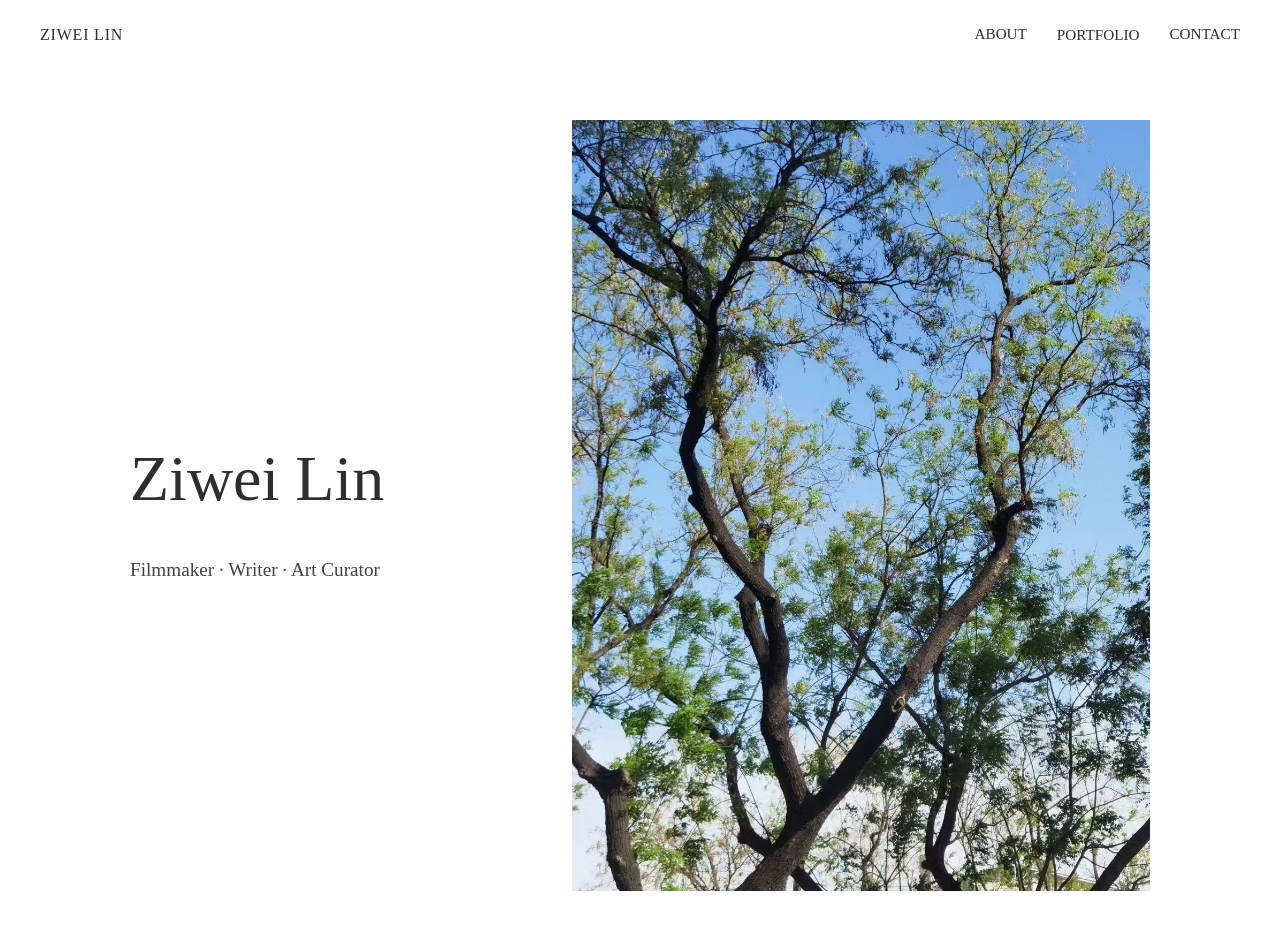
<file: index.html>
<!DOCTYPE html>
<html lang="en">

<head>
<meta name="description" content="I make films and write.">
<meta property="og:title" content="Homepage of Ziwei Lin: Filmmaker & Writer">
<meta charset="UTF-8">
<meta name="viewport" content="width=device-width, initial-scale=1.0">

<title>Ziwei Lin</title>

<link rel="stylesheet" href="css/variables.css">
<link rel="stylesheet" href="css/layout.css">
<link rel="stylesheet" href="css/home.css">

<script defer src="https://cdn.vercel-insights.com/v1/script.js"></script>

</head>

<body>

<header class="site-header">

    <a href="index.html" class="site-title">
        ZIWEI LIN
    </a>

    <nav class="nav-links">
        <a href="pages/about.html">ABOUT</a>

        <div class="nav-dropdown">
            <span class="nav-dropdown-toggle"> <a href="pages/portfolio.html">PORTFOLIO</a></span>
            <div class="nav-dropdown-menu">
                <a href="pages/portfolio-films.html">Films</a>
                <a href="pages/portfolio-exhibitions.html">Exhibitions</a>
                <a href="pages/portfolio-writings.html">Writings</a>
            </div>
        </div>

        <a href="pages/contact.html">CONTACT</a>
    </nav>

</header>

<main class="container home">

    <div class="home-content">

        <h1 class="home-name">
            <a href="pages/about.html">Ziwei Lin</a>
        </h1>

        <p class="home-subtitle">
            <a href="pages/portfolio-films.html">Filmmaker</a> · 
            <a href="pages/portfolio-writings.html">Writer</a> · 
            <a href="pages/portfolio-exhibitions.html">Art Curator</a>
        </p>

    </div>

    <div class="home-image">
        <img src="assets/images/signature-tree2.jpg" alt="Ziwei Lin signature-tree"> 
    </div>

</main>

<script src="js/main.js"></script>

</body>

</html>
</file>
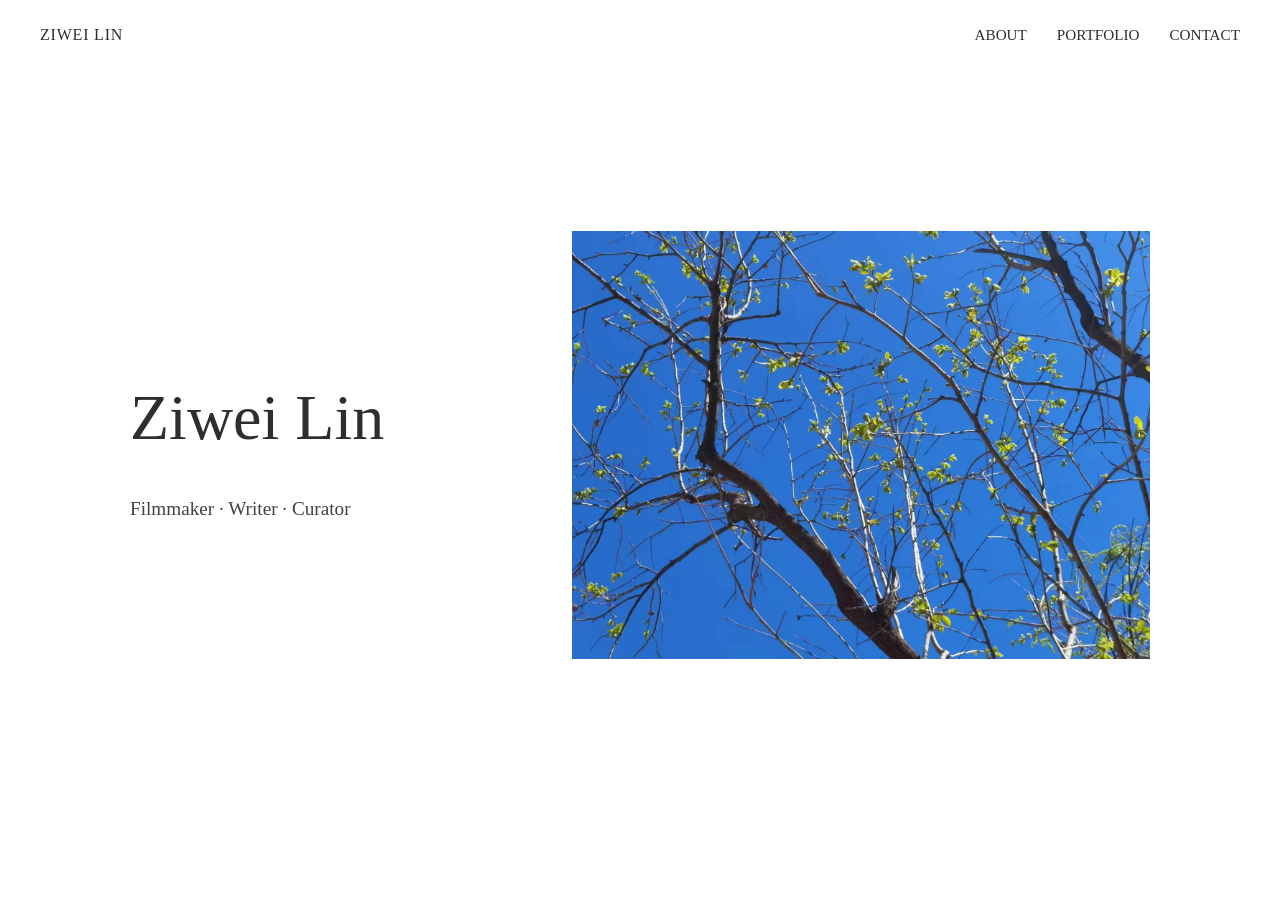
<file: pages/index.html>
<!DOCTYPE html>
<html lang="en">

<head>

<meta charset="UTF-8">
<meta name="viewport" content="width=device-width, initial-scale=1.0">

<title>Ziwei Lin</title>

<link rel="stylesheet" href="../css/variables.css">
<link rel="stylesheet" href="../css/layout.css">
<link rel="stylesheet" href="../css/home.css">

</head>

<body>

<header class="site-header">

    <a href="index.html" class="site-title">
        ZIWEI LIN
    </a>

    <nav class="nav-links">
        <a href="about.html">ABOUT</a>
        <a href="portfolio.html">PORTFOLIO</a>
        <a href="contact.html">CONTACT</a>
    </nav>

</header>

<main class="container home">

    <div class="home-content">

        <h1 class="home-name">
            Ziwei Lin
        </h1>

        <p class="home-subtitle">
            Filmmaker · Writer · Curator
        </p>

    </div>

    <div class="home-image">
        <img src="../assets/images/signature-tree.jpg" alt="signature-tree"> 
    </div>

</main>

<script src="../js/main.js"></script>

</body>

</html>
</file>
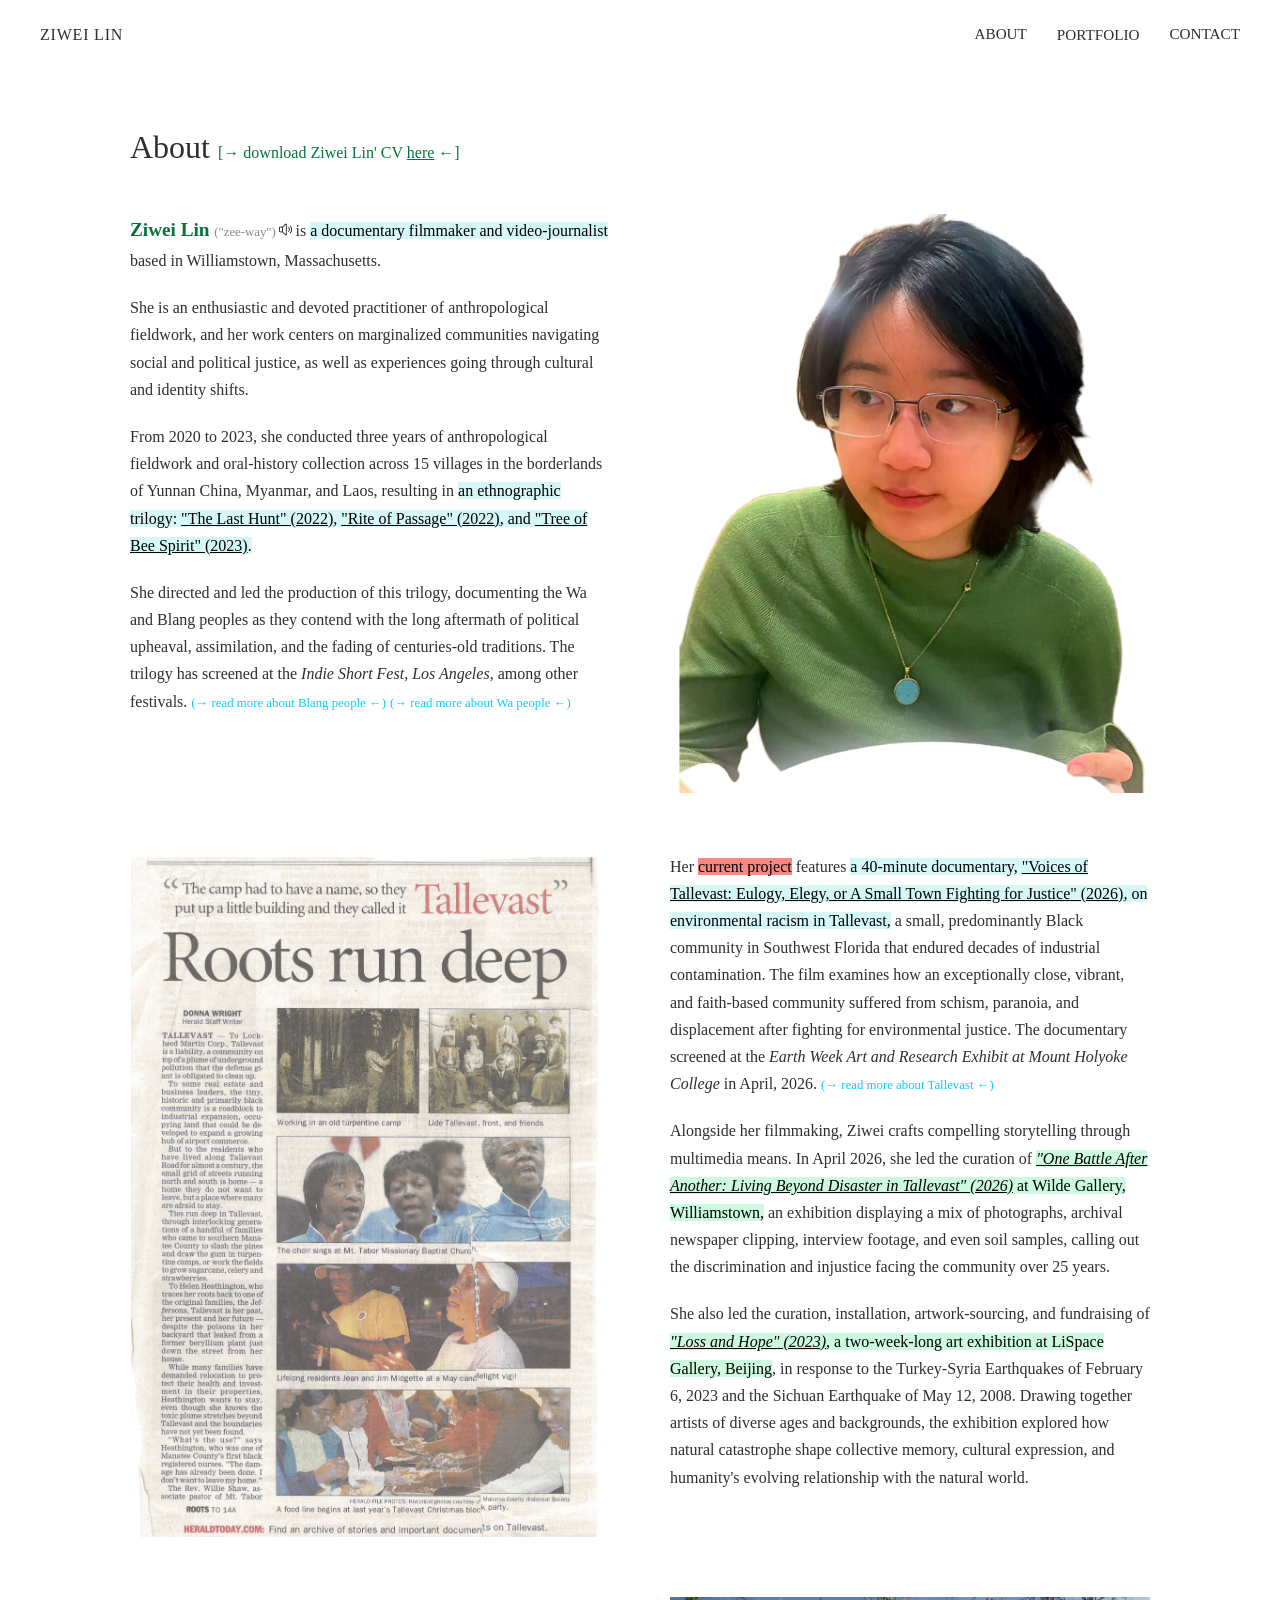
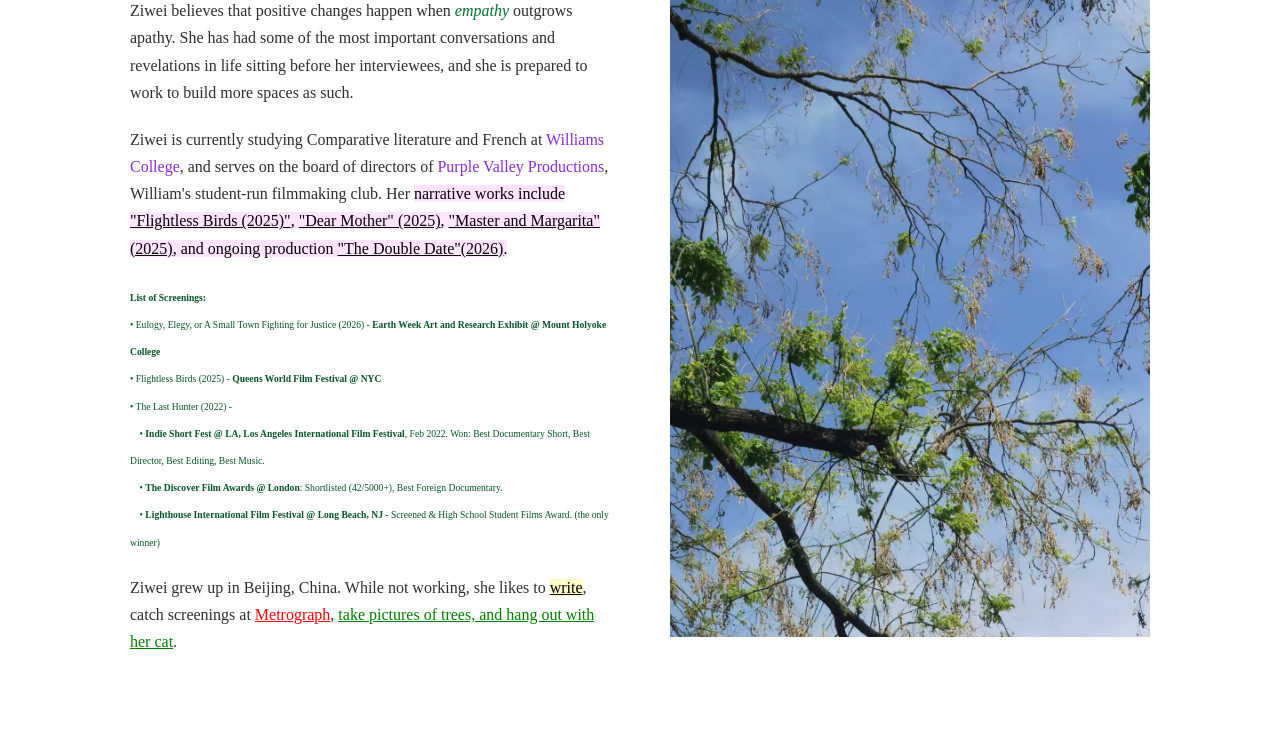
<file: pages/about.html>
<!DOCTYPE html>
<html lang="en">

<head>
<!-- about.html -->
<meta name="description" content="About Ziwei Lin: Ziwei is a documentary filmmaker and video-journalist based in Williamstown, MA.">
<meta charset="UTF-8">
<meta name="viewport" content="width=device-width, initial-scale=1.0">

<title>About | Ziwei Lin</title>

<link rel="stylesheet" href="../css/variables.css">
<link rel="stylesheet" href="../css/layout.css">
<link rel="stylesheet" href="../css/about.css">

<script defer src="https://cdn.vercel-insights.com/v1/script.js"></script>

</head>

<body>

<header class="site-header">

    <a href="../index.html" class="site-title">
        ZIWEI LIN
    </a>

    <nav class="nav-links">
        <a href="about.html">ABOUT</a>
        <div class="nav-dropdown">
            <span class="nav-dropdown-toggle"> <a href="portfolio.html">PORTFOLIO</a></span>
            <div class="nav-dropdown-menu">
                <a href="portfolio-films.html">Films</a>
                <a href="portfolio-exhibitions.html">Exhibitions</a>
                <a href="portfolio-writings.html">Writings</a>
            </div>
        </div>
        <a href="contact.html">CONTACT</a>
    </nav>

</header>

<main class="container">

    <h1 class="section-title">
        About <span style="font-size:0.5em; color: #057437;"><a href="../assets/files/ziwei-lin-cv.pdf" download>
            [→ download Ziwei Lin' CV <u>here</u> ←] </a></span>
    </h1>

    <div class="about-grid">

        <div class="about-text">

            <p>
                <span style="font-size:1.2rem; color: #057437; font-weight: 600;">Ziwei Lin </span>
                <span style="font-size: 0.8em; color: #888;">("zee-way")
                    <button onclick="document.getElementById('name-audio').play()" style="background:none; border:none; cursor:pointer; padding:0;">
                        <img src="../assets/icons/name-audio.svg" alt="Play Ziwei Lin name pronunciation" style="width:1em; height:1em; vertical-align:middle;">
                    </button>
                    <audio id="name-audio" src="../assets/audio/ziwei-pronunciation.mp3"></audio>
                </span>

                is <mark style="background-color: rgb(214, 247, 247);">a documentary filmmaker and video-journalist</mark>

                based in Williamstown, Massachusetts.
            </p>

            <p>
                She is an enthusiastic and devoted practitioner of anthropological fieldwork, and her work centers on marginalized 
                communities navigating social and political justice, as well as experiences going through cultural and identity shifts.
            </p>

            <p>
                From 2020 to 2023, she conducted three years of anthropological fieldwork and oral-history collection across 
                15 villages in the borderlands of Yunnan China, Myanmar, and Laos, resulting in <mark style="background-color: rgb(214, 247, 247);">an ethnographic trilogy: 
                <a href="portfolio-films.html#the-last-hunt"><u>"The Last Hunt" (2022)</u></a>, 
                <a href="portfolio-films.html#rite-of-passage"><u>"Rite of Passage" (2022)</u></a>, 
                and <a href="portfolio-films.html#tree-of-bee-spirit"><u>"Tree of Bee Spirit" (2023)</u></a>.</mark>
            </p>

            <p>
                She directed and led the production of this trilogy, documenting the Wa and Blang peoples as they contend with 
                the long aftermath of political upheaval, assimilation, and the fading of centuries-old traditions. 
                The trilogy has screened at the <em><a href="https://indieshortfest.com/">Indie Short Fest, Los Angeles</a></em>, among other festivals.
                
                <span style="color: rgba(0, 200, 255, 0.952); font-size: 0.8rem;">
                    <a href="https://factsanddetails.com/china/cat5/sub31/entry-4402.html" target="_blank" rel="noopener noreferrer">(→ read more about Blang people ←)</a></span>
                <span style="color: rgba(0, 200, 255, 0.952); font-size: 0.8rem;">
                    <a href="https://factsanddetails.com/asian/cat66/sub417/item2734.html" target="_blank" rel="noopener noreferrer">(→ read more about Wa people ←)</a></span>
            </p>
        </div>

        <div class="about-image">
            <img src="../assets/images/ramen.png"
                alt="Ziwei Lin Portrait">
        </div>

        <div class="about-other-pic">
            <img src ="../assets\images\tallevast-roots-run-deep-p1.jpg"
                alt = Roots Run Deep by Donna Wright. Dec 11th, 2005 part 1.>
        </div>

        <div class ="about-text">
            <p>
                Her <mark style="background-color: rgb(248, 136, 132);">current project</mark> features <mark style="background-color: rgb(214, 247, 247);">a 40-minute documentary, <a href="portfolio-films.html#voices-of-tallevast"><u>"Voices of Tallevast: Eulogy, Elegy, or A Small Town Fighting for Justice" (2026)</u></a>, on environmental racism in Tallevast,</mark> 
                a small, predominantly Black community in Southwest Florida that endured decades of industrial contamination. 
                The film examines how an exceptionally close, vibrant, and faith-based community suffered from schism, paranoia, and displacement after fighting for environmental justice. 
                The documentary screened at the <em>Earth Week Art and Research Exhibit at Mount Holyoke College</em> in April, 2026. 
                
                <span style="color: rgba(0, 200, 255, 0.952); font-size: 0.8rem;"><a href="https://www.bostonreview.net/articles/james-manigault-bryant-ruby-bagwyn-jose-constantine-poisoning-tallevast/" target="_blank " rel="noopener noreferrer" style="color:rgba(0, 200, 255, 0.952)">(→ read more about Tallevast ←)</a><span>
            </p>

            <p>
                Alongside her filmmaking, Ziwei crafts compelling storytelling through multimedia means. In April 2026, she led 
                the curation of <mark style="background-color: rgb(205, 249, 222);"><em><a href="portfolio-exhibitions.html#one-battle-after-another"><u>"One Battle After Another: Living Beyond Disaster in Tallevast" (2026)</u></a></em> at Wilde Gallery, Williamstown,</mark> 
                an exhibition displaying a mix of photographs, archival newspaper clipping, interview footage, and even soil samples, 
                calling out the discrimination and injustice facing the community over 25 years.
            </p>

            <p>
                She also led the curation, installation, artwork-sourcing, and fundraising of <mark style="background-color: rgb(205, 249, 222);"><em><a href="portfolio-exhibitions.html#loss-and-hope"><u>"Loss and Hope" (2023)</u></a></em>, a two-week-long 
                art exhibition at LiSpace Gallery, Beijing</mark>, in response to the <a href="https://en.wikipedia.org/wiki/2023_Turkey%E2%80%93Syria_earthquakes" target="_blank" rel="noopener noreferrer">Turkey-Syria Earthquakes of February 6, 2023</a> 
                and <a href="https://en.wikipedia.org/wiki/2008_Sichuan_earthquake" target="_blank" rel="noopener noreferrer">the Sichuan Earthquake of May 12, 2008</a>. 
                Drawing together artists of diverse ages and backgrounds, the exhibition explored how natural catastrophe shape 
                collective memory, cultural expression, and humanity's evolving relationship with the natural world.
            </p>
        </div>

        <div class="about-text">
            <p>
                Ziwei believes that positive changes happen when <span style="color: #057437;"><em>empathy</em></span> outgrows apathy. She has had some of the most important conversations and 
                revelations in life sitting before her interviewees, and she is prepared to work to build more spaces as such.
            </p>

            </p>
                Ziwei is currently studying Comparative literature and French at  <a href="https://www.williams.edu/" target="_blank" rel="noopener noreferrer"><span style="color:blueviolet">Williams College</span></a>, 
                and serves on the board of directors of <a href="https://www.purplevalleyproductions.com/" target="_blank" rel="noopener noreferrer"><span style="color:blueviolet">Purple Valley Productions</span></a>, 
                William's student-run filmmaking club.
                Her <mark style="background-color: #fee4fd;">narrative works include 
                    <a href="portfolio-films.html#flightless-birds"><u>"Flightless Birds (2025)"</u></a>,
                    <a href="portfolio-films.html#dear-mother"><u>"Dear Mother" (2025)</u></a>, 
                    <a href="portfolio-films.html#master-and-margarita"><u>"Master and Margarita" (2025)</u></a>, 
                    and ongoing production <a href="portfolio-films.html#the-double-date"><u>"The Double Date"(2026)</u></a>.</mark>
            </p>

            <p>
                <span style="font-size:0.6em; color:#055529;">
                <strong>List of Screenings:</strong><br>
                • Eulogy, Elegy, or A Small Town Fighting for Justice (2026) - <strong>Earth Week Art and Research Exhibit @ Mount Holyoke College</strong><br>

                • Flightless Birds (2025) - <strong>Queens World Film Festival @ NYC</strong><br>

                • The Last Hunter (2022) - <br>
                &nbsp;&nbsp;&nbsp;&nbsp;• <strong>Indie Short Fest @ LA, Los Angeles International Film Festival</strong>, Feb 2022. Won: Best Documentary Short, Best Director, Best Editing, Best Music.<br>
                &nbsp;&nbsp;&nbsp;&nbsp;• <strong>The Discover Film Awards @ London</strong>: Shortlisted (42/5000+), Best Foreign Documentary.<br>
                &nbsp;&nbsp;&nbsp;&nbsp;• <strong>Lighthouse International Film Festival @ Long Beach, NJ</strong> - Screened & High School Student Films Award. (the only winner)</span>
            </p>

            <p>
                Ziwei grew up in Beijing, China. While not working, she likes to <mark style="background-color:rgb(251, 251, 199);"><u><a href="portfolio-writings.html">write</a></u></mark>, 
                catch screenings at <a href="flights.html"><span style="color:red"><u>Metrograph</u></span></a>, 
                <span style="color: green"><a href="contact.html"><u>take pictures of trees, and hang out with her cat</u></a></span>.
            </p>
        </div>

          <div class="about-other-pic">
            <img src="../assets/images/signature-tree5.jpg"
                 alt="Ziwei Lin tree">
        </div>

    </div>

</main>

</body>

</html>
</file>
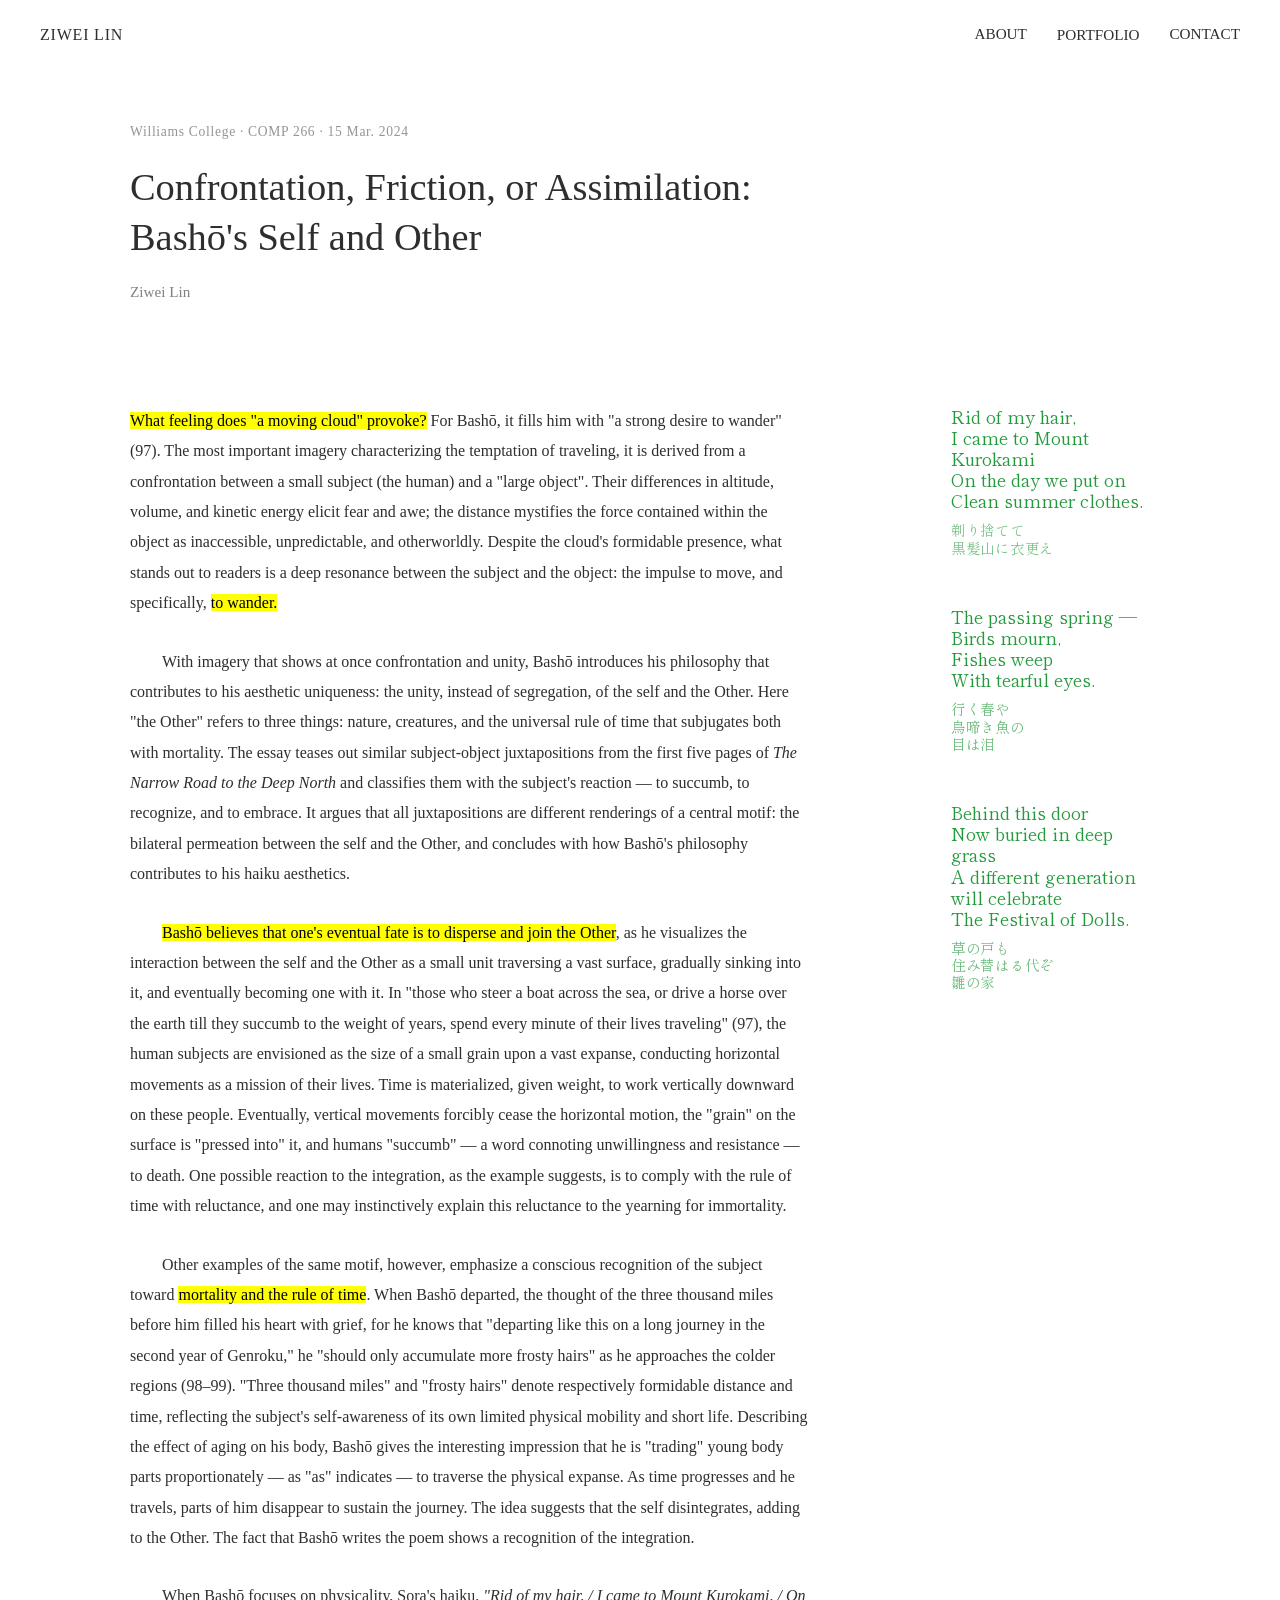
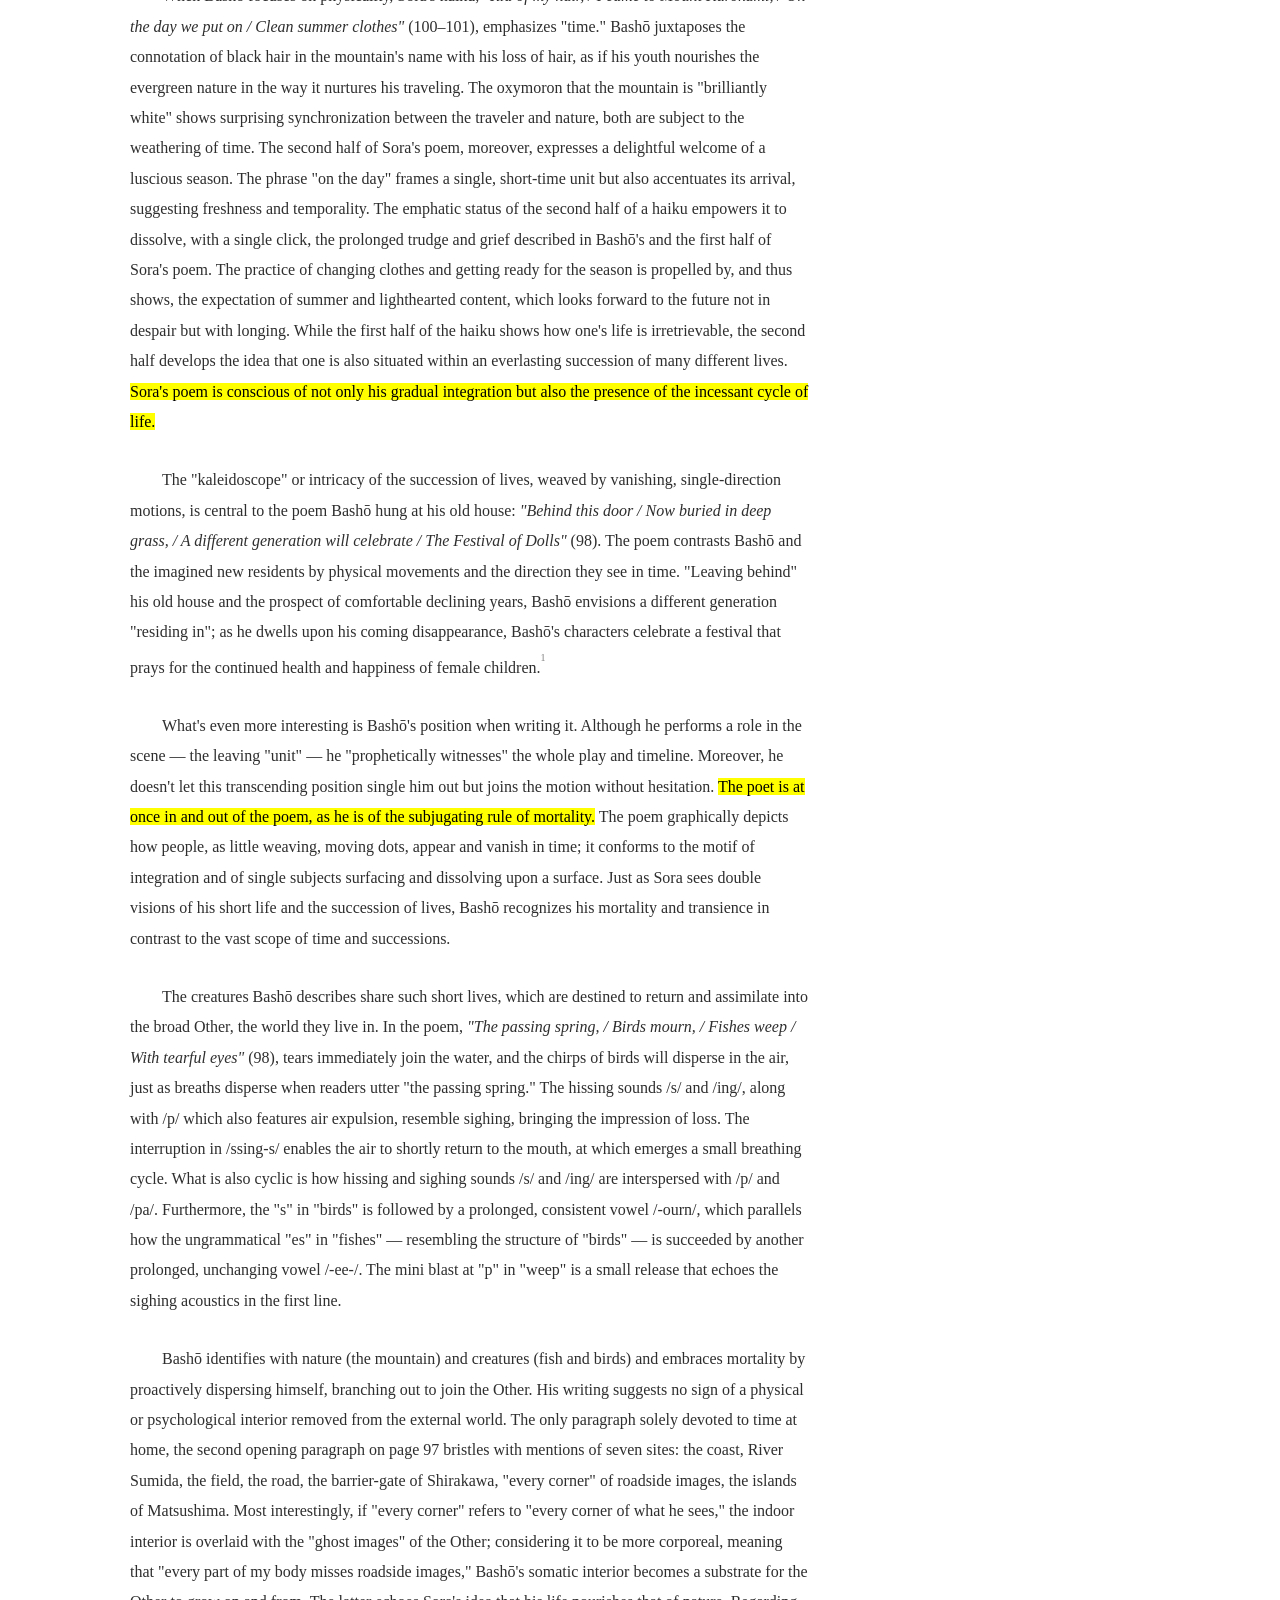
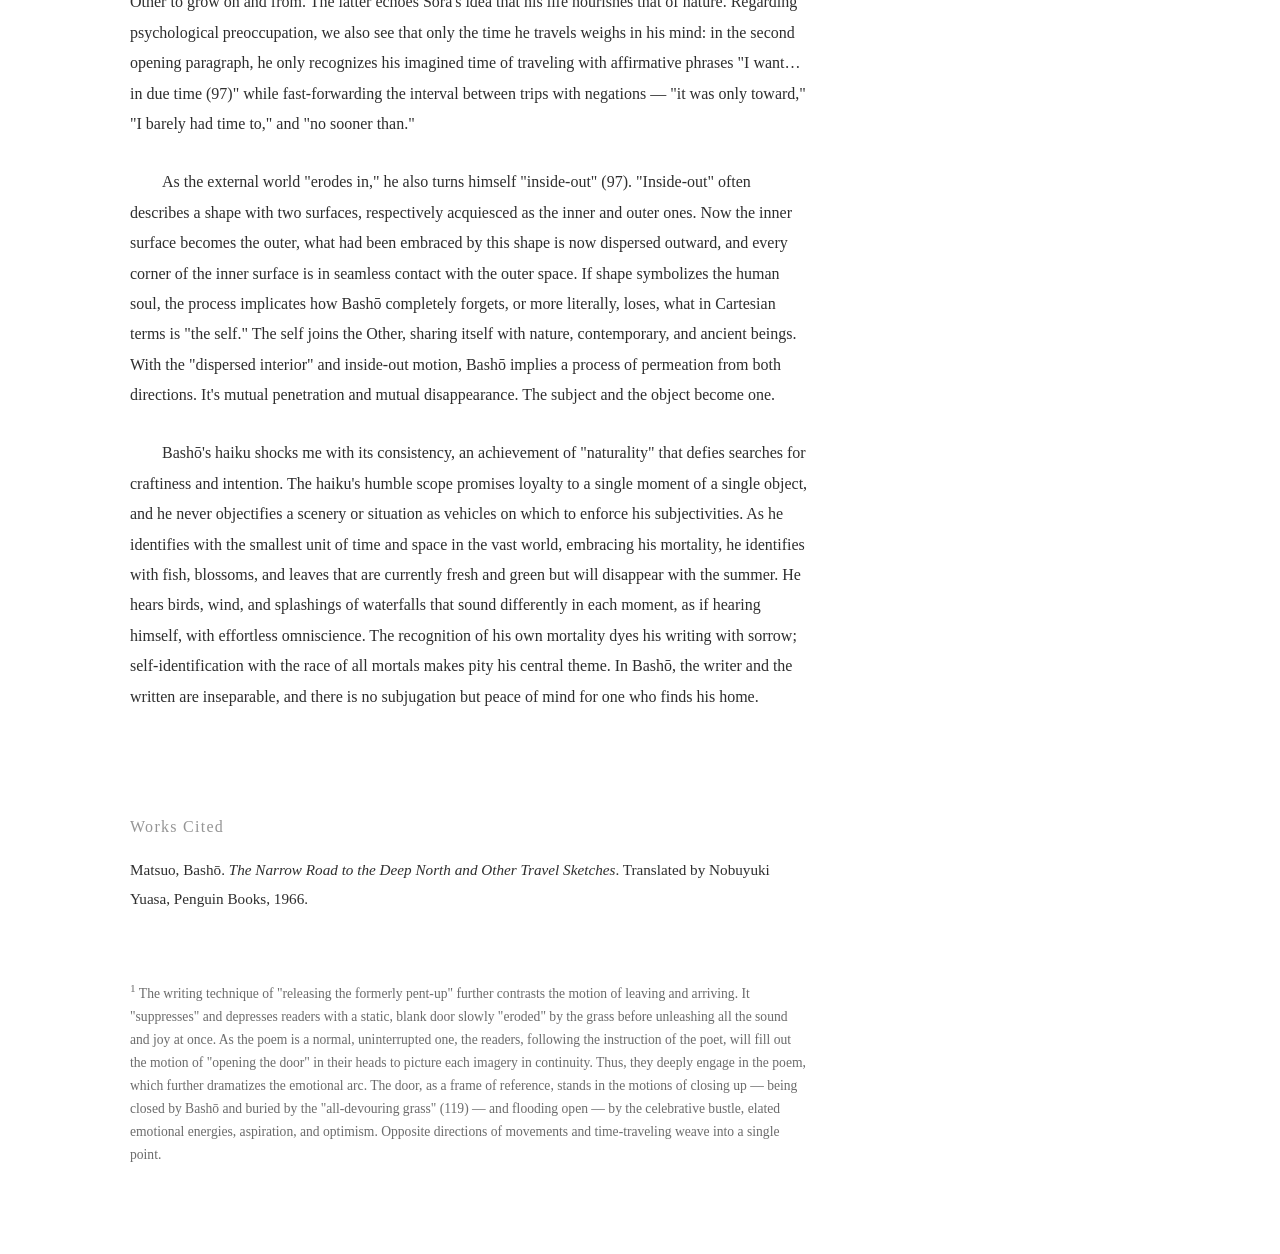
<file: pages/basho.html>
<!DOCTYPE html>
<html lang="en">

<head>

<meta charset="UTF-8">
<meta name="viewport" content="width=device-width, initial-scale=1.0">

<title>Bashō's Self and Other | Ziwei Lin</title>

<link rel="stylesheet" href="../css/variables.css">
<link rel="stylesheet" href="../css/layout.css">
<link rel="stylesheet" href="../css/basho.css">

<link href="https://fonts.googleapis.com/css2?family=Shippori+Mincho:wght@400;500&display=swap" rel="stylesheet">

<script defer src="https://cdn.vercel-insights.com/v1/script.js"></script>

</head>

<body>

<header class="site-header">

    <a href="../index.html" class="site-title">
        ZIWEI LIN
    </a>

    <nav class="nav-links">
        <a href="about.html">ABOUT</a>
        <div class="nav-dropdown">
            <span class="nav-dropdown-toggle"><a href="portfolio.html">PORTFOLIO</a></span>
            <div class="nav-dropdown-menu">
                <a href="portfolio-films.html">Films</a>
                <a href="portfolio-exhibitions.html">Exhibitions</a>
                <a href="portfolio-writings.html">Writings</a>
            </div>
        </div>
        <a href="contact.html">CONTACT</a>
    </nav>

</header>

<main class="container">

    <div class="essay-header">
        <p class="essay-meta">Williams College · COMP 266 · 15 Mar. 2024</p>
        <h1 class="essay-title">Confrontation, Friction, or Assimilation: Bash&#333;'s Self and Other</h1>
        <p class="essay-author">Ziwei Lin</p>
    </div>

    <div class="essay-layout">

        <div class="essay-body">

            <p><mark>What feeling does "a moving cloud" provoke?</mark> For Bash&#333;, it fills him with "a strong desire to wander" (97). The most important imagery characterizing the temptation of traveling, it is derived from a confrontation between a small subject (the human) and a "large object". Their differences in altitude, volume, and kinetic energy elicit fear and awe; the distance mystifies the force contained within the object as inaccessible, unpredictable, and otherworldly. Despite the cloud's formidable presence, what stands out to readers is a deep resonance between the subject and the object: the impulse to move, and specifically, <mark>to wander.</mark></p>

            <p>With imagery that shows at once confrontation and unity, Bash&#333; introduces his philosophy that contributes to his aesthetic uniqueness: the unity, instead of segregation, of the self and the Other. Here "the Other" refers to three things: nature, creatures, and the universal rule of time that subjugates both with mortality. The essay teases out similar subject-object juxtapositions from the first five pages of <em>The Narrow Road to the Deep North</em> and classifies them with the subject's reaction — to succumb, to recognize, and to embrace. It argues that all juxtapositions are different renderings of a central motif: the bilateral permeation between the self and the Other, and concludes with how Bash&#333;'s philosophy contributes to his haiku aesthetics.</p>

            <p><mark>Bash&#333; believes that one's eventual fate is to disperse and join the Other</mark>, as he visualizes the interaction between the self and the Other as a small unit traversing a vast surface, gradually sinking into it, and eventually becoming one with it. In "those who steer a boat across the sea, or drive a horse over the earth till they succumb to the weight of years, spend every minute of their lives traveling" (97), the human subjects are envisioned as the size of a small grain upon a vast expanse, conducting horizontal movements as a mission of their lives. Time is materialized, given weight, to work vertically downward on these people. Eventually, vertical movements forcibly cease the horizontal motion, the "grain" on the surface is "pressed into" it, and humans "succumb" — a word connoting unwillingness and resistance — to death. One possible reaction to the integration, as the example suggests, is to comply with the rule of time with reluctance, and one may instinctively explain this reluctance to the yearning for immortality.</p>

            <p>Other examples of the same motif, however, emphasize a conscious recognition of the subject toward <mark>mortality and the rule of time</mark>. When Bash&#333; departed, the thought of the three thousand miles before him filled his heart with grief, for he knows that "departing like this on a long journey in the second year of Genroku," he "should only accumulate more frosty hairs" as he approaches the colder regions (98–99). "Three thousand miles" and "frosty hairs" denote respectively formidable distance and time, reflecting the subject's self-awareness of its own limited physical mobility and short life. Describing the effect of aging on his body, Bash&#333; gives the interesting impression that he is "trading" young body parts proportionately — as "as" indicates — to traverse the physical expanse. As time progresses and he travels, parts of him disappear to sustain the journey. The idea suggests that the self disintegrates, adding to the Other. The fact that Bash&#333; writes the poem shows a recognition of the integration.</p>

            <p>When Bash&#333; focuses on physicality, Sora's haiku, <em>"Rid of my hair, / I came to Mount Kurokami, / On the day we put on / Clean summer clothes"</em> (100–101), emphasizes "time." Bash&#333; juxtaposes the connotation of black hair in the mountain's name with his loss of hair, as if his youth nourishes the evergreen nature in the way it nurtures his traveling. The oxymoron that the mountain is "brilliantly white" shows surprising synchronization between the traveler and nature, both are subject to the weathering of time. The second half of Sora's poem, moreover, expresses a delightful welcome of a luscious season. The phrase "on the day" frames a single, short-time unit but also accentuates its arrival, suggesting freshness and temporality. The emphatic status of the second half of a haiku empowers it to dissolve, with a single click, the prolonged trudge and grief described in Bash&#333;'s and the first half of Sora's poem. The practice of changing clothes and getting ready for the season is propelled by, and thus shows, the expectation of summer and lighthearted content, which looks forward to the future not in despair but with longing. While the first half of the haiku shows how one's life is irretrievable, the second half develops the idea that one is also situated within an everlasting succession of many different lives. <mark>Sora's poem is conscious of not only his gradual integration but also the presence of the incessant cycle of life.</mark></p>

            <p>The "kaleidoscope" or intricacy of the succession of lives, weaved by vanishing, single-direction motions, is central to the poem Bash&#333; hung at his old house: <em>"Behind this door / Now buried in deep grass, / A different generation will celebrate / The Festival of Dolls"</em> (98). The poem contrasts Bash&#333; and the imagined new residents by physical movements and the direction they see in time. "Leaving behind" his old house and the prospect of comfortable declining years, Bash&#333; envisions a different generation "residing in"; as he dwells upon his coming disappearance, Bash&#333;'s characters celebrate a festival that prays for the continued health and happiness of female children.<sup><a href="#footnote-1" class="essay-footnote-ref">1</a></sup></p>

            <p>What's even more interesting is Bash&#333;'s position when writing it. Although he performs a role in the scene — the leaving "unit" — he "prophetically witnesses" the whole play and timeline. Moreover, he doesn't let this transcending position single him out but joins the motion without hesitation. <mark>The poet is at once in and out of the poem, as he is of the subjugating rule of mortality.</mark> The poem graphically depicts how people, as little weaving, moving dots, appear and vanish in time; it conforms to the motif of integration and of single subjects surfacing and dissolving upon a surface. Just as Sora sees double visions of his short life and the succession of lives, Bash&#333; recognizes his mortality and transience in contrast to the vast scope of time and successions.</p>

            <p>The creatures Bash&#333; describes share such short lives, which are destined to return and assimilate into the broad Other, the world they live in. In the poem, <em>"The passing spring, / Birds mourn, / Fishes weep / With tearful eyes"</em> (98), tears immediately join the water, and the chirps of birds will disperse in the air, just as breaths disperse when readers utter "the passing spring." The hissing sounds /s/ and /ing/, along with /p/ which also features air expulsion, resemble sighing, bringing the impression of loss. The interruption in /ssing-s/ enables the air to shortly return to the mouth, at which emerges a small breathing cycle. What is also cyclic is how hissing and sighing sounds /s/ and /ing/ are interspersed with /p/ and /pa/. Furthermore, the "s" in "birds" is followed by a prolonged, consistent vowel /-ourn/, which parallels how the ungrammatical "es" in "fishes" — resembling the structure of "birds" — is succeeded by another prolonged, unchanging vowel /-ee-/. The mini blast at "p" in "weep" is a small release that echoes the sighing acoustics in the first line.</p>

            <p>Bash&#333; identifies with nature (the mountain) and creatures (fish and birds) and embraces mortality by proactively dispersing himself, branching out to join the Other. His writing suggests no sign of a physical or psychological interior removed from the external world. The only paragraph solely devoted to time at home, the second opening paragraph on page 97 bristles with mentions of seven sites: the coast, River Sumida, the field, the road, the barrier-gate of Shirakawa, "every corner" of roadside images, the islands of Matsushima. Most interestingly, if "every corner" refers to "every corner of what he sees," the indoor interior is overlaid with the "ghost images" of the Other; considering it to be more corporeal, meaning that "every part of my body misses roadside images," Bash&#333;'s somatic interior becomes a substrate for the Other to grow on and from. The latter echoes Sora's idea that his life nourishes that of nature. Regarding psychological preoccupation, we also see that only the time he travels weighs in his mind: in the second opening paragraph, he only recognizes his imagined time of traveling with affirmative phrases "I want…in due time (97)" while fast-forwarding the interval between trips with negations — "it was only toward," "I barely had time to," and "no sooner than."</p>

            <p>As the external world "erodes in," he also turns himself "inside-out" (97). "Inside-out" often describes a shape with two surfaces, respectively acquiesced as the inner and outer ones. Now the inner surface becomes the outer, what had been embraced by this shape is now dispersed outward, and every corner of the inner surface is in seamless contact with the outer space. If shape symbolizes the human soul, the process implicates how Bash&#333; completely forgets, or more literally, loses, what in Cartesian terms is "the self." The self joins the Other, sharing itself with nature, contemporary, and ancient beings. With the "dispersed interior" and inside-out motion, Bash&#333; implies a process of permeation from both directions. It's mutual penetration and mutual disappearance. The subject and the object become one.</p>

            <p>Bash&#333;'s haiku shocks me with its consistency, an achievement of "naturality" that defies searches for craftiness and intention. The haiku's humble scope promises loyalty to a single moment of a single object, and he never objectifies a scenery or situation as vehicles on which to enforce his subjectivities. As he identifies with the smallest unit of time and space in the vast world, embracing his mortality, he identifies with fish, blossoms, and leaves that are currently fresh and green but will disappear with the summer. He hears birds, wind, and splashings of waterfalls that sound differently in each moment, as if hearing himself, with effortless omniscience. The recognition of his own mortality dyes his writing with sorrow; self-identification with the race of all mortals makes pity his central theme. In Bash&#333;, the writer and the written are inseparable, and there is no subjugation but peace of mind for one who finds his home.</p>

            <div class="essay-works-cited">
                <h2 class="essay-works-cited-title">Works Cited</h2>
                <p>Matsuo, Bash&#333;. <em>The Narrow Road to the Deep North and Other Travel Sketches</em>. Translated by Nobuyuki Yuasa, Penguin Books, 1966.</p>
            </div>

            <div class="essay-footnotes">
                <p id="footnote-1"><sup>1</sup> The writing technique of "releasing the formerly pent-up" further contrasts the motion of leaving and arriving. It "suppresses" and depresses readers with a static, blank door slowly "eroded" by the grass before unleashing all the sound and joy at once. As the poem is a normal, uninterrupted one, the readers, following the instruction of the poet, will fill out the motion of "opening the door" in their heads to picture each imagery in continuity. Thus, they deeply engage in the poem, which further dramatizes the emotional arc. The door, as a frame of reference, stands in the motions of closing up — being closed by Bash&#333; and buried by the "all-devouring grass" (119) — and flooding open — by the celebrative bustle, elated emotional energies, aspiration, and optimism. Opposite directions of movements and time-traveling weave into a single point.</p>
            </div>

        </div>

        <aside class="essay-haiku-sidebar">

            <div class="haiku-block">
                <blockquote class="haiku-text">
                    Rid of my hair,<br>
                    I came to Mount Kurokami<br>
                    On the day we put on<br>
                    Clean summer clothes.
                <blockquote class="haiku-text haiku-japanese">
                    剃り捨てて<br>
                    黒髪山に衣更え
                </blockquote>
            </div>

            <div class="haiku-block">
                <blockquote class="haiku-text">
                    The passing spring —<br>
                    Birds mourn,<br>
                    Fishes weep<br>
                    With tearful eyes.
                </blockquote>
                <blockquote class="haiku-text haiku-japanese">
                    行く春や<br>
                    鳥啼き魚の<br>
                    目は泪
                </blockquote>
            </div>

            <div class="haiku-block">
                <blockquote class="haiku-text">
                    Behind this door<br>
                    Now buried in deep grass<br>
                    A different generation will celebrate<br>
                    The Festival of Dolls.
                </blockquote>
                <blockquote class="haiku-text haiku-japanese">
                    草の戸も<br>
                    住み替はる代ぞ<br>
                    雛の家
                </blockquote>
            </div>

        </aside>

    </div>

</main>

</body>

</html>
</file>
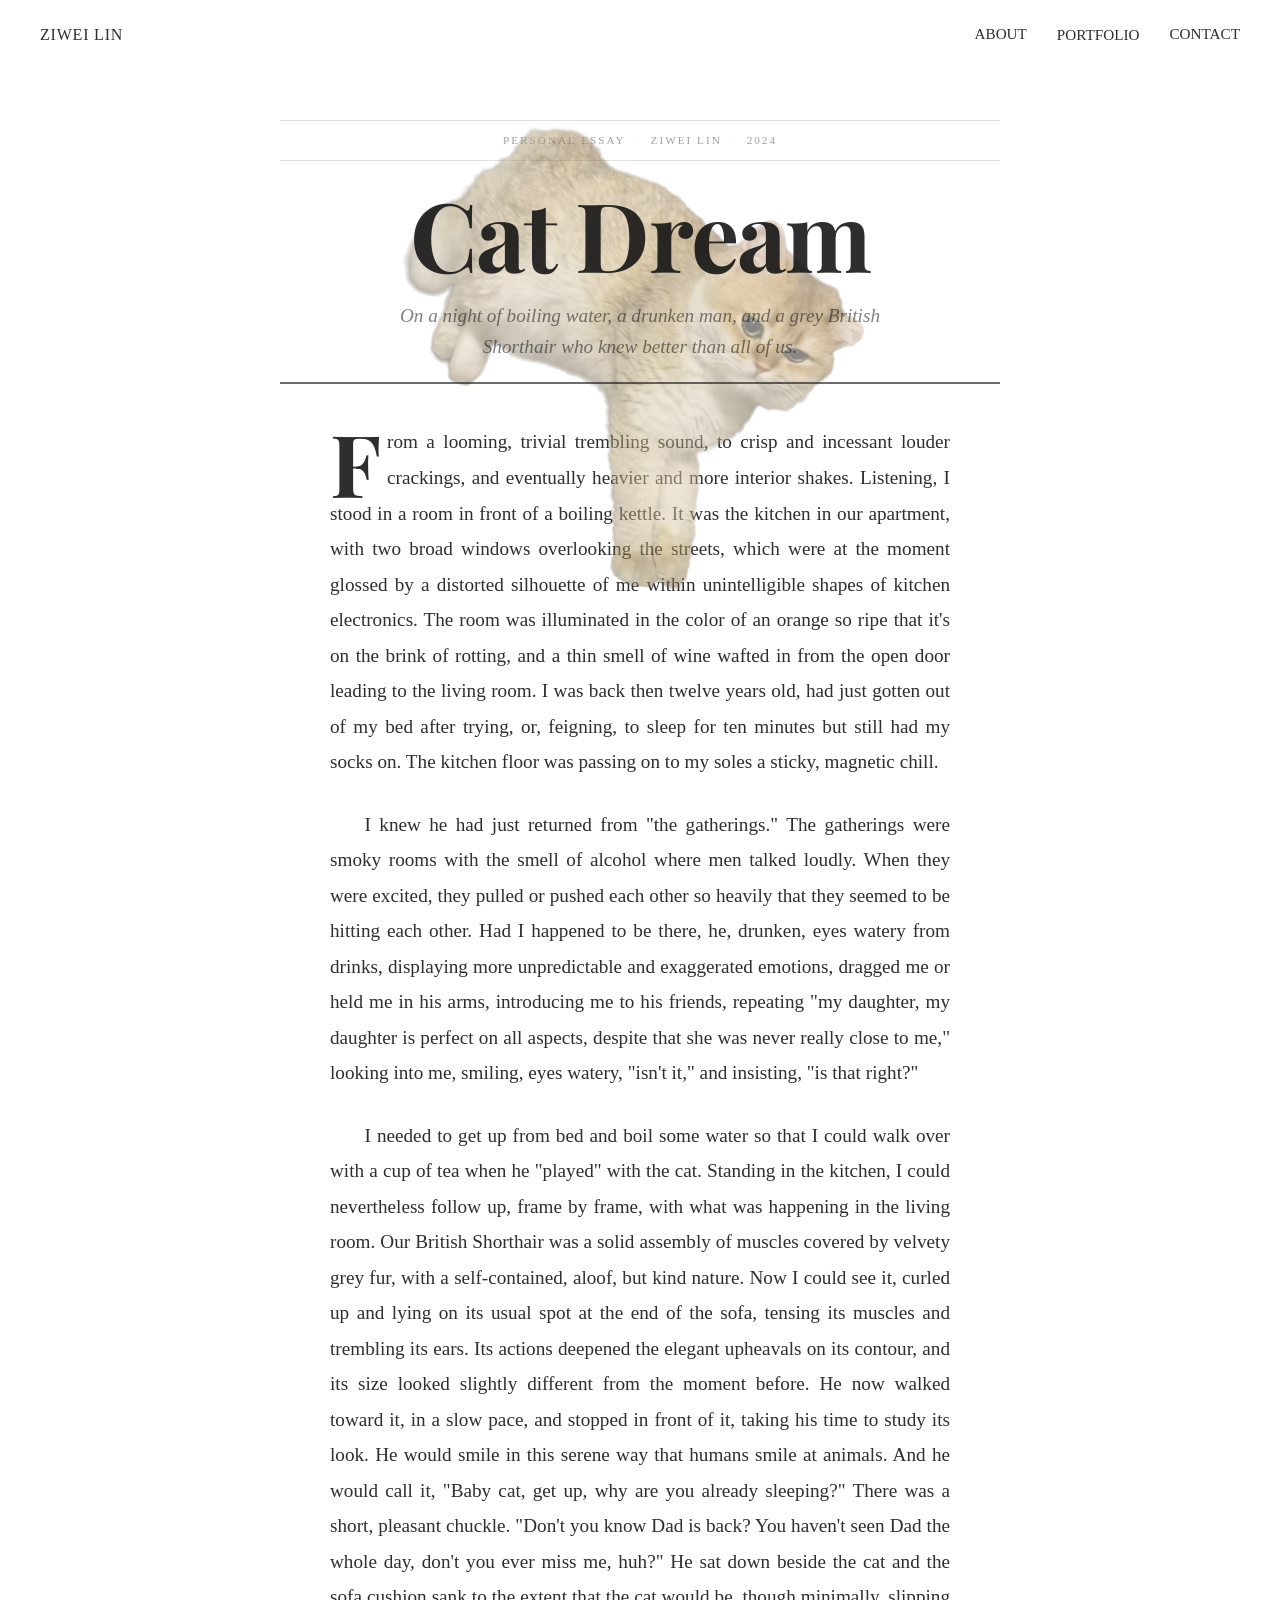
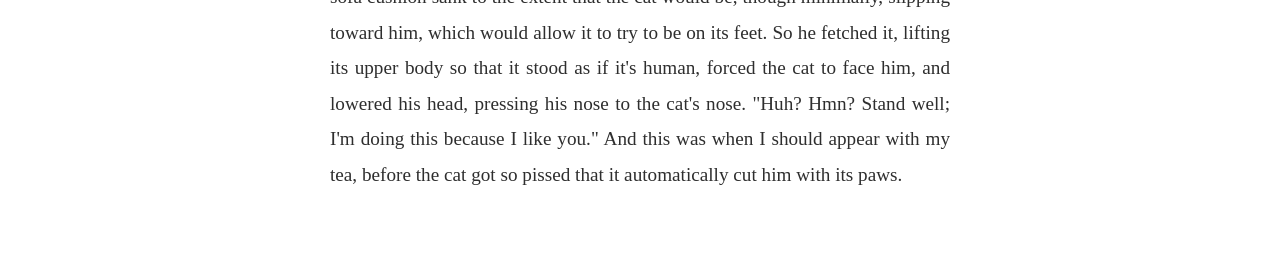
<file: pages/cat-dream.html>
<!DOCTYPE html>
<html lang="en">

<head>

<meta charset="UTF-8">
<meta name="viewport" content="width=device-width, initial-scale=1.0">

<title>Cat Dream | Ziwei Lin</title>

<link rel="stylesheet" href="../css/variables.css">
<link rel="stylesheet" href="../css/layout.css">
<link rel="stylesheet" href="../css/cat-dream.css">

<link href="https://fonts.googleapis.com/css2?family=Playfair+Display:ital,wght@0,400;0,700;1,400&family=IM+Fell+English:ital@0;1&display=swap" rel="stylesheet">

<script defer src="https://cdn.vercel-insights.com/v1/script.js"></script>

</head>

<body>

<header class="site-header">

    <a href="../index.html" class="site-title">
        ZIWEI LIN
    </a>

    <nav class="nav-links">
        <a href="about.html">ABOUT</a>

        <div class="nav-dropdown">
            <span class="nav-dropdown-toggle"><a href="portfolio.html"> PORTFOLIO</a></span>
            <div class="nav-dropdown-menu">
                <a href="portfolio-films.html">Films</a>
                <a href="portfolio-exhibitions.html">Exhibitions</a>
                <a href="portfolio-writings.html">Writings</a>
            </div>
        </div>

        <a href="contact.html">CONTACT</a>
    </nav>

</header>

<main class="container">

    <div class="cd-masthead">
        <div class="cd-masthead-rule"></div>
        <div class="cd-masthead-meta">
            <span>Personal Essay</span>
            <span class="cd-masthead-dot">·</span>
            <span>Ziwei Lin</span>
            <span class="cd-masthead-dot">·</span>
            <span>2024</span>
        </div>
        <div class="cd-masthead-rule"></div>
    </div>

    <div class="cd-headline-block">
        <img src="../assets/images/cat-dream.png" class="cd-title-sticker" alt="cat dream sticker">
        <h1 class="cd-title">Cat Dream</h1>
        <p class="cd-deck">On a night of boiling water, a drunken man, and a grey British Shorthair who knew better than all of us.</p>
    </div>

    <div class="cd-masthead-rule cd-rule-heavy"></div>

    <div class="cd-body">

        <p class="cd-dropcap">From a looming, trivial trembling sound, to crisp and incessant louder crackings, and eventually heavier and more interior shakes. Listening, I stood in a room in front of a boiling kettle. It was the kitchen in our apartment, with two broad windows overlooking the streets, which were at the moment glossed by a distorted silhouette of me within unintelligible shapes of kitchen electronics. The room was illuminated in the color of an orange so ripe that it's on the brink of rotting, and a thin smell of wine wafted in from the open door leading to the living room. I was back then twelve years old, had just gotten out of my bed after trying, or, feigning, to sleep for ten minutes but still had my socks on. The kitchen floor was passing on to my soles a sticky, magnetic chill.</p>

        <p>I knew he had just returned from "the gatherings." The gatherings were smoky rooms with the smell of alcohol where men talked loudly. When they were excited, they pulled or pushed each other so heavily that they seemed to be hitting each other. Had I happened to be there, he, drunken, eyes watery from drinks, displaying more unpredictable and exaggerated emotions, dragged me or held me in his arms, introducing me to his friends, repeating "my daughter, my daughter is perfect on all aspects, despite that she was never really close to me," looking into me, smiling, eyes watery, "isn't it," and insisting, "is that right?"</p>

        <p>I needed to get up from bed and boil some water so that I could walk over with a cup of tea when he "played" with the cat. Standing in the kitchen, I could nevertheless follow up, frame by frame, with what was happening in the living room. Our British Shorthair was a solid assembly of muscles covered by velvety grey fur, with a self-contained, aloof, but kind nature. Now I could see it, curled up and lying on its usual spot at the end of the sofa, tensing its muscles and trembling its ears. Its actions deepened the elegant upheavals on its contour, and its size looked slightly different from the moment before. He now walked toward it, in a slow pace, and stopped in front of it, taking his time to study its look. He would smile in this serene way that humans smile at animals. And he would call it, "Baby cat, get up, why are you already sleeping?" There was a short, pleasant chuckle. "Don't you know Dad is back? You haven't seen Dad the whole day, don't you ever miss me, huh?" He sat down beside the cat and the sofa cushion sank to the extent that the cat would be, though minimally, slipping toward him, which would allow it to try to be on its feet. So he fetched it, lifting its upper body so that it stood as if it's human, forced the cat to face him, and lowered his head, pressing his nose to the cat's nose. "Huh? Hmn? Stand well; I'm doing this because I like you." And this was when I should appear with my tea, before the cat got so pissed that it automatically cut him with its paws.</p>

    </div>

</main>

</body>

</html>
</file>
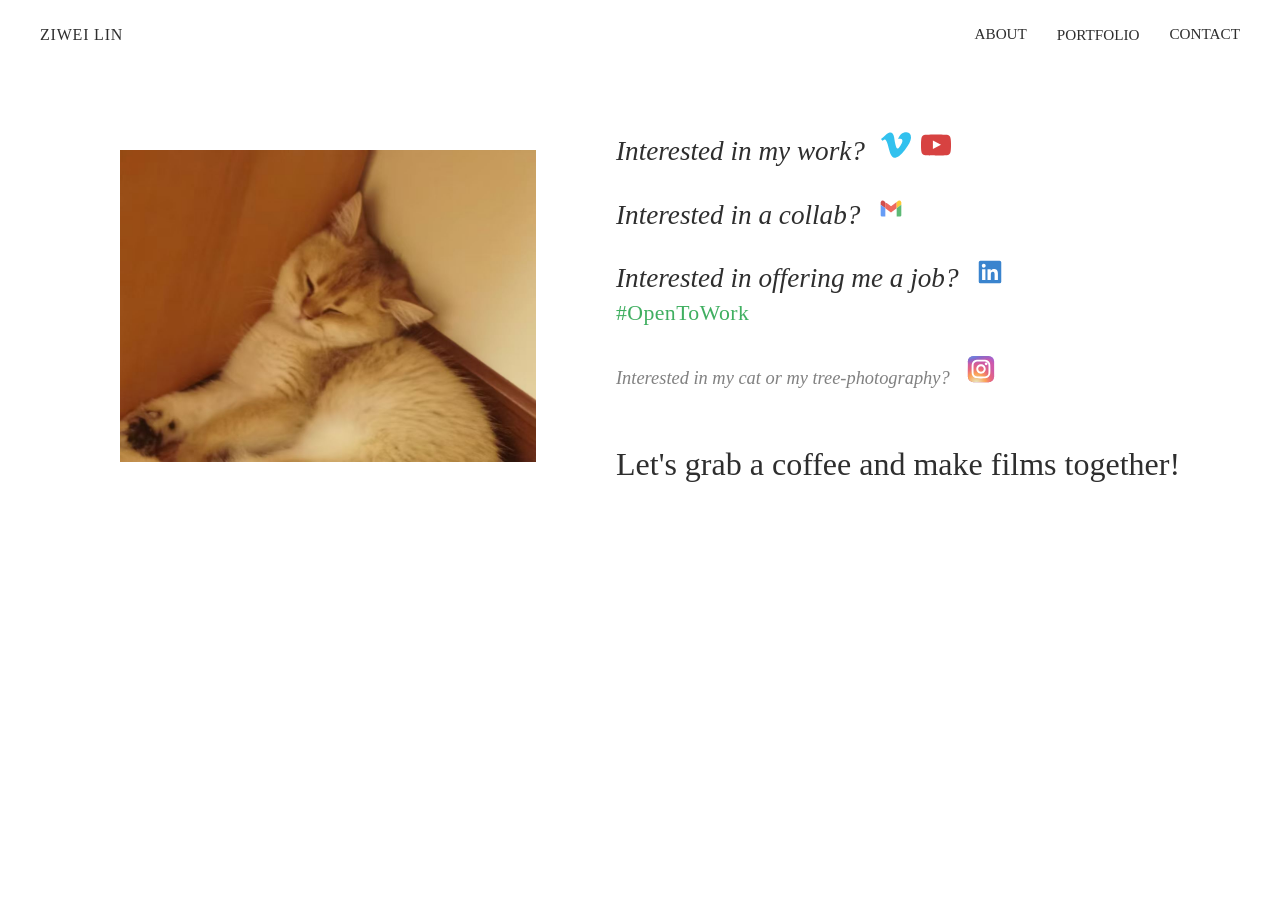
<file: pages/contact.html>
<!DOCTYPE html>
<html lang="en">

<head>
<meta name="description" content="Contact Ziwei Lin — documentary filmmaker, writer, and curator.">
<meta charset="UTF-8">
<meta name="viewport" content="width=device-width, initial-scale=1.0">

<title>Contact | Ziwei Lin</title>

<link rel="stylesheet" href="../css/variables.css">
<link rel="stylesheet" href="../css/layout.css">
<link rel="stylesheet" href="../css/contact.css">

<script defer src="https://cdn.vercel-insights.com/v1/script.js"></script>

</head>

<body>

<header class="site-header">

    <a href="../index.html" class="site-title">
        ZIWEI LIN
    </a>

    <nav class="nav-links">
        <a href="about.html">ABOUT</a>

        <div class="nav-dropdown">
            <span class="nav-dropdown-toggle">PORTFOLIO</span>
            <div class="nav-dropdown-menu">
                <a href="portfolio-films.html">Films</a>
                <a href="portfolio-exhibitions.html">Exhibitions</a>
                <a href="portfolio-writings.html">Writings</a>
            </div>
        </div>

        <a href="contact.html">CONTACT</a>
    </nav>

</header>

<main class="contact-page">

    <div class="contact-image">
        <img src="../assets/images/cat-pic3.jpg" alt="cat">
    </div>

    <div class="contact-content">

        <div class="contact-row">
            <p class="contact-line"><em>Interested in my work?</em></p>
            <div class="contact-row-icons">
                <a href="https://vimeo.com/user246973798" target="_blank" rel="noopener noreferrer" class="contact-icon">
                    <img src="../assets/icons/vimeo.svg" alt="Vimeo">
                </a>
                <a href="https://youtube.com/@ziweilin-jm7to?si=t4isJTxv1h-vqy9R" target="_blank" rel="noopener noreferrer" class="contact-icon">
                    <img src="../assets/icons/youtube.svg" alt="YouTube">
                </a>
            </div>
        </div>

        <div class="contact-row">
            <p class="contact-line"><em>Interested in a collab?</em></p>
            <div class="contact-row-icons">
                <a href="mailto:vl4@williams.edu?subject=Portfolio Inquiry" rel="noopener noreferrer" class="contact-icon">
                    <img src="../assets/icons/gmail.svg" alt="Email">
                </a>
            </div>
        </div>

        <div class="contact-row">
            <p class="contact-line"><em>Interested in offering me a job?</em>
            <br> <span class="contact-tag">#OpenToWork</span></p>
            <div class="contact-row-icons">
                <a href="https://www.linkedin.com/in/ziwei-lin-a0a906291/" target="_blank" rel="noopener noreferrer" class="contact-icon">
                    <img src="../assets/icons/linkedin.svg" alt="LinkedIn">
                </a>
            </div>
        </div>

        <div class="contact-row">
            <p class="contact-line contact-line--small"><em>Interested in my cat or my tree-photography?</em></p>
            <div class="contact-row-icons">
                <a href="https://www.instagram.com/ziweilins/" target="_blank" rel="noopener noreferrer" class="contact-icon">
                    <img src="../assets/icons/instagram.svg" alt="Instagram">
                </a>
            </div>
        </div>

        <p class="contact-tagline">Let's grab a coffee and make films together!</p>

    </div>

</main>

</body>

</html>
</file>
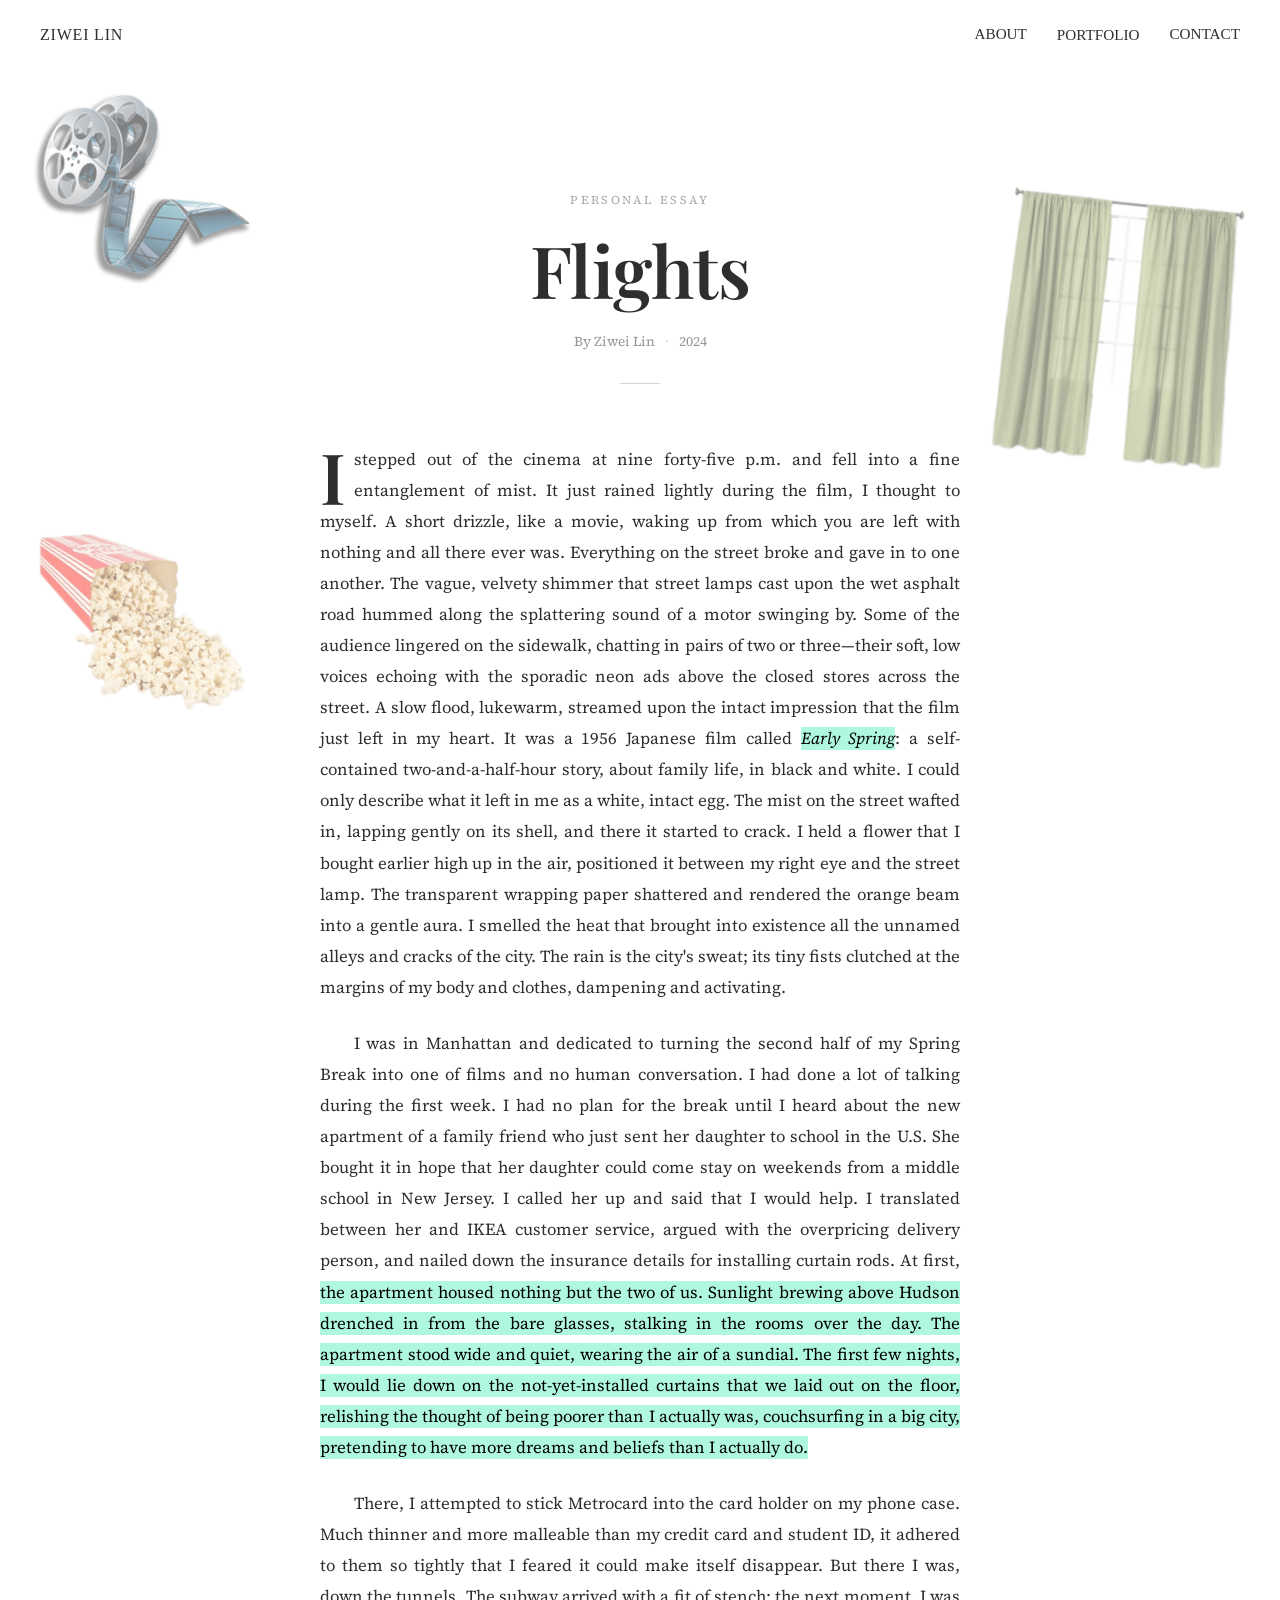
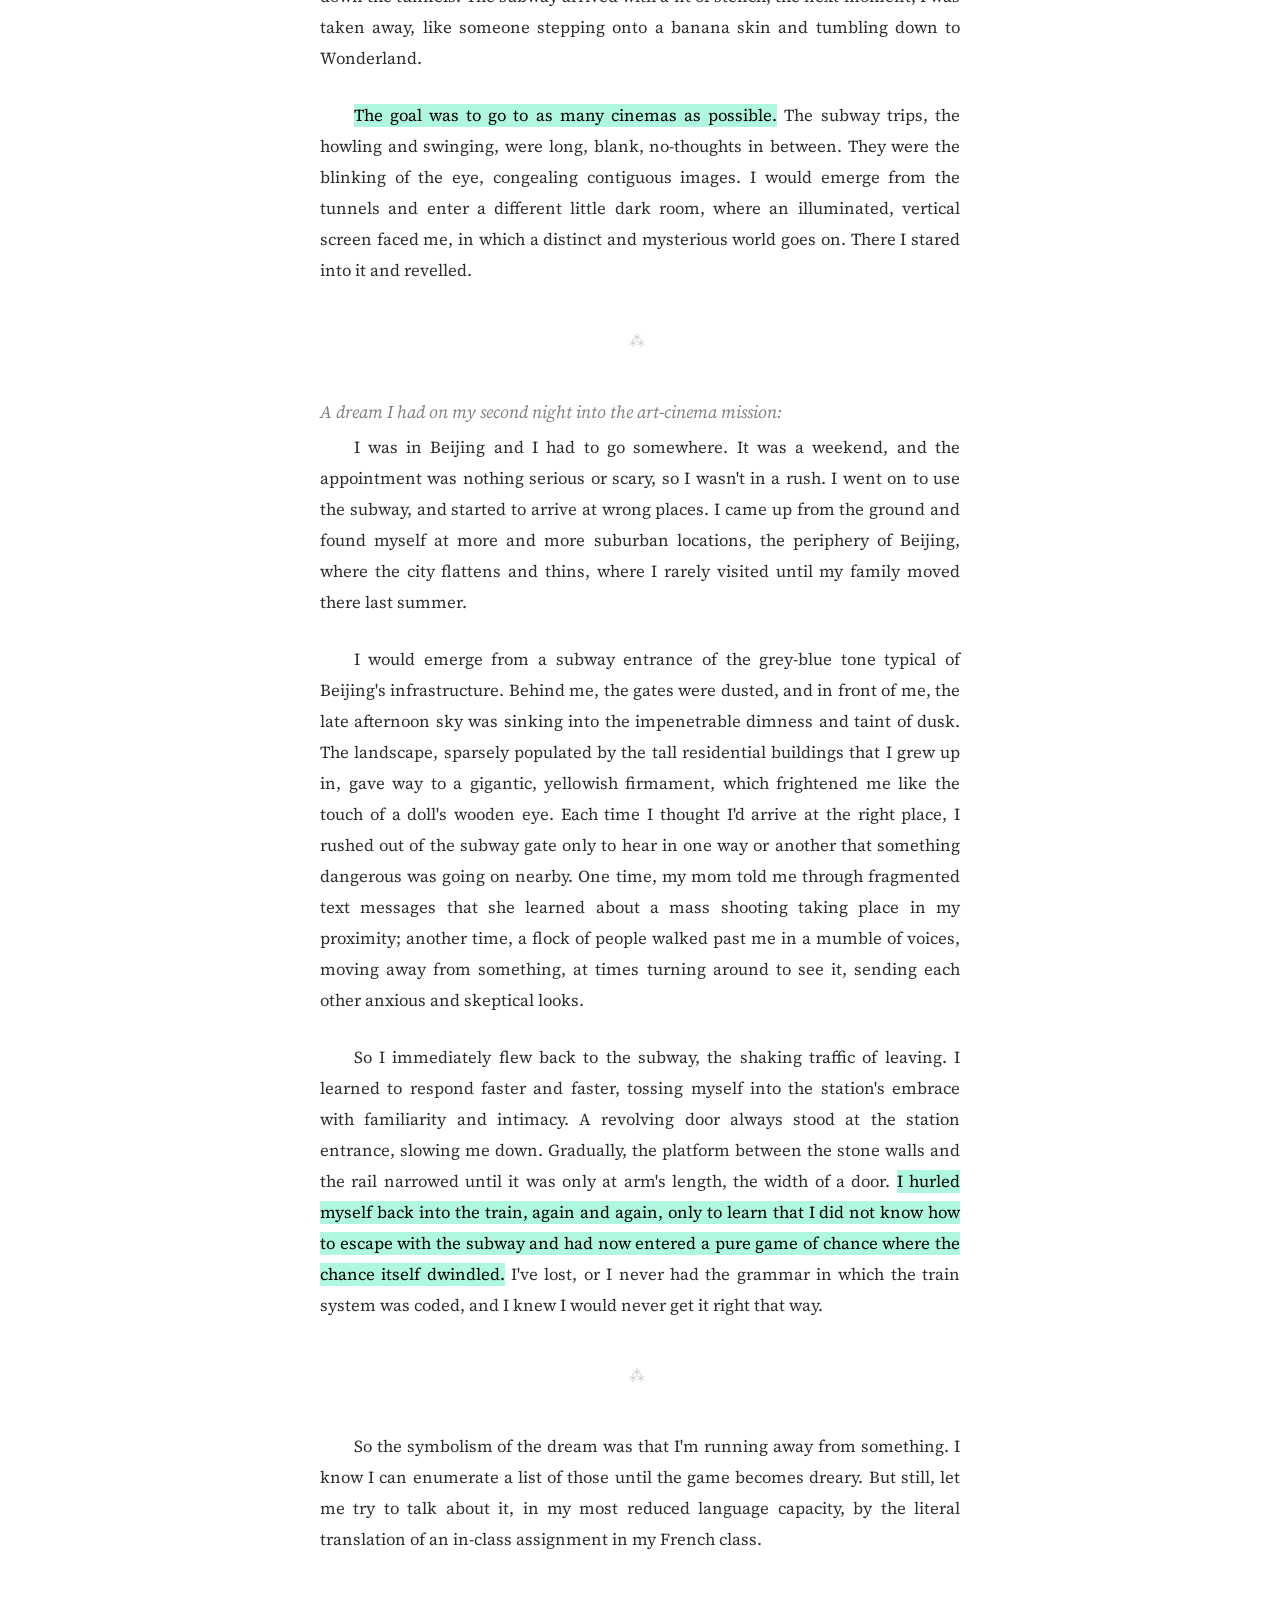
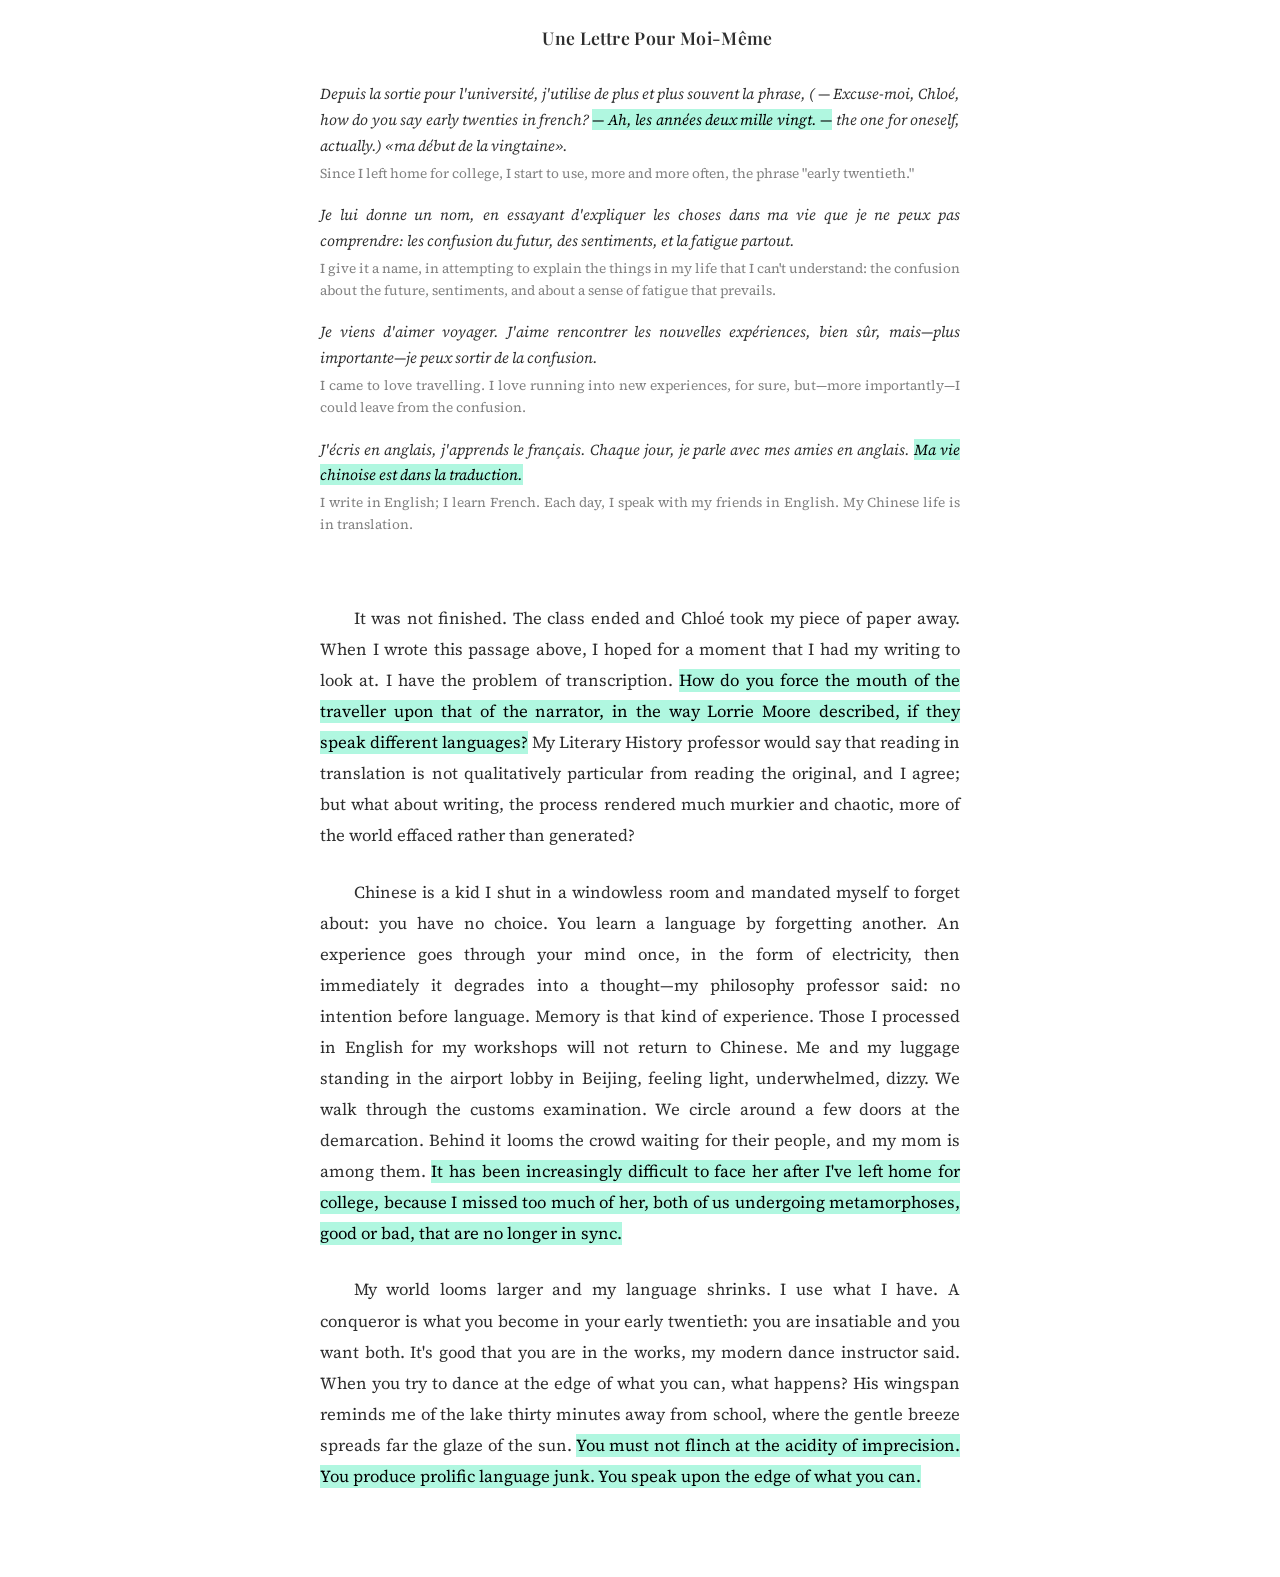
<file: pages/flights.html>
<!DOCTYPE html>
<html lang="en">

<head>

<meta charset="UTF-8">
<meta name="viewport" content="width=device-width, initial-scale=1.0">

<title>Flights | Ziwei Lin</title>

<link rel="stylesheet" href="../css/variables.css">
<link rel="stylesheet" href="../css/layout.css">
<link rel="stylesheet" href="../css/flights.css">

<link href="https://fonts.googleapis.com/css2?family=Playfair+Display:ital,wght@0,400;0,600;1,400&family=Source+Serif+4:ital,wght@0,300;0,400;1,300;1,400&display=swap" rel="stylesheet">

<script defer src="https://cdn.vercel-insights.com/v1/script.js"></script>

</head>

<body>

<header class="site-header">

    <a href="../index.html" class="site-title">
        ZIWEI LIN
    </a>

    <nav class="nav-links">
        <a href="about.html">ABOUT</a>

        <div class="nav-dropdown">
            <span class="nav-dropdown-toggle">PORTFOLIO</span>
            <div class="nav-dropdown-menu">
                <a href="portfolio-films.html">Films</a>
                <a href="portfolio-exhibitions.html">Exhibitions</a>
                <a href="portfolio-writings.html">Writings</a>
            </div>
        </div>

        <a href="contact.html">CONTACT</a>
    </nav>

</header>

<main class="container">

    <div class="article-header">
        <p class="article-rubric">Personal Essay</p>
        <h1 class="article-title">Flights</h1>
        <div class="article-byline">
            <span>By Ziwei Lin</span>
            <span class="article-byline-divider">·</span>
            <span>2024</span>
        </div>
        <div class="article-rule"></div>
    </div>

    <div class="article-body">

        <img src="../assets/images/film-roll.png" class="margin-sticker sticker-left" alt="film roll">
        <img src="../assets/images/curtain.png" class="margin-sticker sticker-right" alt="curtain">

        <p class="article-dropcap">I stepped out of the cinema at nine forty-five p.m. and fell into a fine entanglement of mist. It just rained lightly during the film, I thought to myself. A short drizzle, like a movie, waking up from which you are left with nothing and all there ever was. Everything on the street broke and gave in to one another. The vague, velvety shimmer that street lamps cast upon the wet asphalt road hummed along the splattering sound of a motor swinging by. Some of the audience lingered on the sidewalk, chatting in pairs of two or three—their soft, low voices echoing with the sporadic neon ads above the closed stores across the street. A slow flood, lukewarm, streamed upon the intact impression that the film just left in my heart. It was a 1956 Japanese film called <mark style="background-color: rgb(176, 247, 224);"> <a href="https://www.criterion.com/films/770-early-spring"><em>Early Spring</em></a></mark>: a self-contained two-and-a-half-hour story, about family life, in black and white. I could only describe what it left in me as a white, intact egg. The mist on the street wafted in, lapping gently on its shell, and there it started to crack. I held a flower that I bought earlier high up in the air, positioned it between my right eye and the street lamp. The transparent wrapping paper shattered and rendered the orange beam into a gentle aura. I smelled the heat that brought into existence all the unnamed alleys and cracks of the city. The rain is the city's sweat; its tiny fists clutched at the margins of my body and clothes, dampening and activating.</p>

        <p>I was in Manhattan and dedicated to turning the second half of my Spring Break into one of films and no human conversation. I had done a lot of talking during the first week. I had no plan for the break until I heard about the new apartment of a family friend who just sent her daughter to school in the U.S. She bought it in hope that her daughter could come stay on weekends from a middle school in New Jersey. I called her up and said that I would help. I translated between her and IKEA customer service, argued with the overpricing delivery person, and nailed down the insurance details for installing curtain rods. At first, <mark style="background-color: rgb(176, 247, 224);">the apartment housed nothing but the two of us. Sunlight brewing above Hudson drenched in from the bare glasses, stalking in the rooms over the day. The apartment stood wide and quiet, wearing the air of a sundial. The first few nights, I would lie down on the not-yet-installed curtains that we laid out on the floor, relishing the thought of being poorer than I actually was, couchsurfing in a big city, pretending to have more dreams and beliefs than I actually do.</mark></p>

        <p>There, I attempted to stick Metrocard into the card holder on my phone case. Much thinner and more malleable than my credit card and student ID, it adhered to them so tightly that I feared it could make itself disappear. But there I was, down the tunnels. The subway arrived with a fit of stench; the next moment, I was taken away, like someone stepping onto a banana skin and tumbling down to Wonderland.</p>

        <p><mark style="background-color: rgb(176, 247, 224);">The goal was to go to as many cinemas as possible.</mark> The subway trips, the howling and swinging, were long, blank, no-thoughts in between. They were the blinking of the eye, congealing contiguous images. I would emerge from the tunnels and enter a different little dark room, where an illuminated, vertical screen faced me, in which a distinct and mysterious world goes on. There I stared into it and revelled.</p>

        <div class="article-section-break">&#x2042;</div>

        <img src="../assets/images/popcorn.png" class="margin-sticker sticker-left-2" alt="popcorn">

        <p class="article-dream-intro">A dream I had on my second night into the art-cinema mission:</p>

        <p>I was in Beijing and I had to go somewhere. It was a weekend, and the appointment was nothing serious or scary, so I wasn't in a rush. I went on to use the subway, and started to arrive at wrong places. I came up from the ground and found myself at more and more suburban locations, the periphery of Beijing, where the city flattens and thins, where I rarely visited until my family moved there last summer.</p>

        <p>I would emerge from a subway entrance of the grey-blue tone typical of Beijing's infrastructure. Behind me, the gates were dusted, and in front of me, the late afternoon sky was sinking into the impenetrable dimness and taint of dusk. The landscape, sparsely populated by the tall residential buildings that I grew up in, gave way to a gigantic, yellowish firmament, which frightened me like the touch of a doll's wooden eye. Each time I thought I'd arrive at the right place, I rushed out of the subway gate only to hear in one way or another that something dangerous was going on nearby. One time, my mom told me through fragmented text messages that she learned about a mass shooting taking place in my proximity; another time, a flock of people walked past me in a mumble of voices, moving away from something, at times turning around to see it, sending each other anxious and skeptical looks.</p>

        <p>So I immediately flew back to the subway, the shaking traffic of leaving. I learned to respond faster and faster, tossing myself into the station's embrace with familiarity and intimacy. A revolving door always stood at the station entrance, slowing me down. Gradually, the platform between the stone walls and the rail narrowed until it was only at arm's length, the width of a door. <mark style="background-color: rgb(176, 247, 224);">I hurled myself back into the train, again and again, only to learn that I did not know how to escape with the subway and had now entered a pure game of chance where the chance itself dwindled.</mark> I've lost, or I never had the grammar in which the train system was coded, and I knew I would never get it right that way.</p>

        <div class="article-section-break">&#x2042;</div>

        <p>So the symbolism of the dream was that I'm running away from something. I know I can enumerate a list of those until the game becomes dreary. But still, let me try to talk about it, in my most reduced language capacity, by the literal translation of an in-class assignment in my French class.</p>

        <div class="article-inset">
            <p class="article-inset-title">Une Lettre Pour Moi-Même</p>

            <p class="article-inset-line-fr">Depuis la sortie pour l'université, j'utilise de plus et plus souvent la phrase, ( — Excuse-moi, Chloé, how do you say early twenties in french? <mark style="background-color: rgb(176, 247, 224);">— Ah, les années deux mille vingt. —</mark> the one for oneself, actually.) «ma début de la vingtaine».</p>
            <p class="article-inset-line-en">Since I left home for college, I start to use, more and more often, the phrase "early twentieth."</p>

            <p class="article-inset-line-fr">Je lui donne un nom, en essayant d'expliquer les choses dans ma vie que je ne peux pas comprendre: les confusion du futur, des sentiments, et la fatigue partout.</p>
            <p class="article-inset-line-en">I give it a name, in attempting to explain the things in my life that I can't understand: the confusion about the future, sentiments, and about a sense of fatigue that prevails.</p>

            <p class="article-inset-line-fr">Je viens d'aimer voyager. J'aime rencontrer les nouvelles expériences, bien sûr, mais—plus importante—je peux sortir de la confusion.</p>
            <p class="article-inset-line-en">I came to love travelling. I love running into new experiences, for sure, but—more importantly—I could leave from the confusion.</p>

            <p class="article-inset-line-fr">J'écris en anglais, j'apprends le français. Chaque jour, je parle avec mes amies en anglais. <mark style="background-color: rgb(176, 247, 224);">Ma vie chinoise est dans la traduction.</mark></p>
            <p class="article-inset-line-en">I write in English; I learn French. Each day, I speak with my friends in English. My Chinese life is in translation.</p>
        </div>

        <p>It was not finished. The class ended and Chloé took my piece of paper away. When I wrote this passage above, I hoped for a moment that I had my writing to look at. I have the problem of transcription. <mark style="background-color: rgb(176, 247, 224);">How do you force the mouth of the traveller upon that of the narrator, in the way Lorrie Moore described, if they speak different languages?</mark> My Literary History professor would say that reading in translation is not qualitatively particular from reading the original, and I agree; but what about writing, the process rendered much murkier and chaotic, more of the world effaced rather than generated?</p>

        <p>Chinese is a kid I shut in a windowless room and mandated myself to forget about: you have no choice. You learn a language by forgetting another. An experience goes through your mind once, in the form of electricity, then immediately it degrades into a thought—my philosophy professor said: no intention before language. Memory is that kind of experience. Those I processed in English for my workshops will not return to Chinese. Me and my luggage standing in the airport lobby in Beijing, feeling light, underwhelmed, dizzy. We walk through the customs examination. We circle around a few doors at the demarcation. Behind it looms the crowd waiting for their people, and my mom is among them. <mark style="background-color: rgb(176, 247, 224);">It has been increasingly difficult to face her after I've left home for college, because I missed too much of her, both of us undergoing metamorphoses, good or bad, that are no longer in sync.</mark></p>

        <p>My world looms larger and my language shrinks. I use what I have. A conqueror is what you become in your early twentieth: you are insatiable and you want both. It's good that you are in the works, my modern dance instructor said. When you try to dance at the edge of what you can, what happens? His wingspan reminds me of the lake thirty minutes away from school, where the gentle breeze spreads far the glaze of the sun. <mark style="background-color: rgb(176, 247, 224);">You must not flinch at the acidity of imprecision. You produce prolific language junk. You speak upon the edge of what you can.</mark></p>

    </div>

</main>

</body>

</html>
</file>
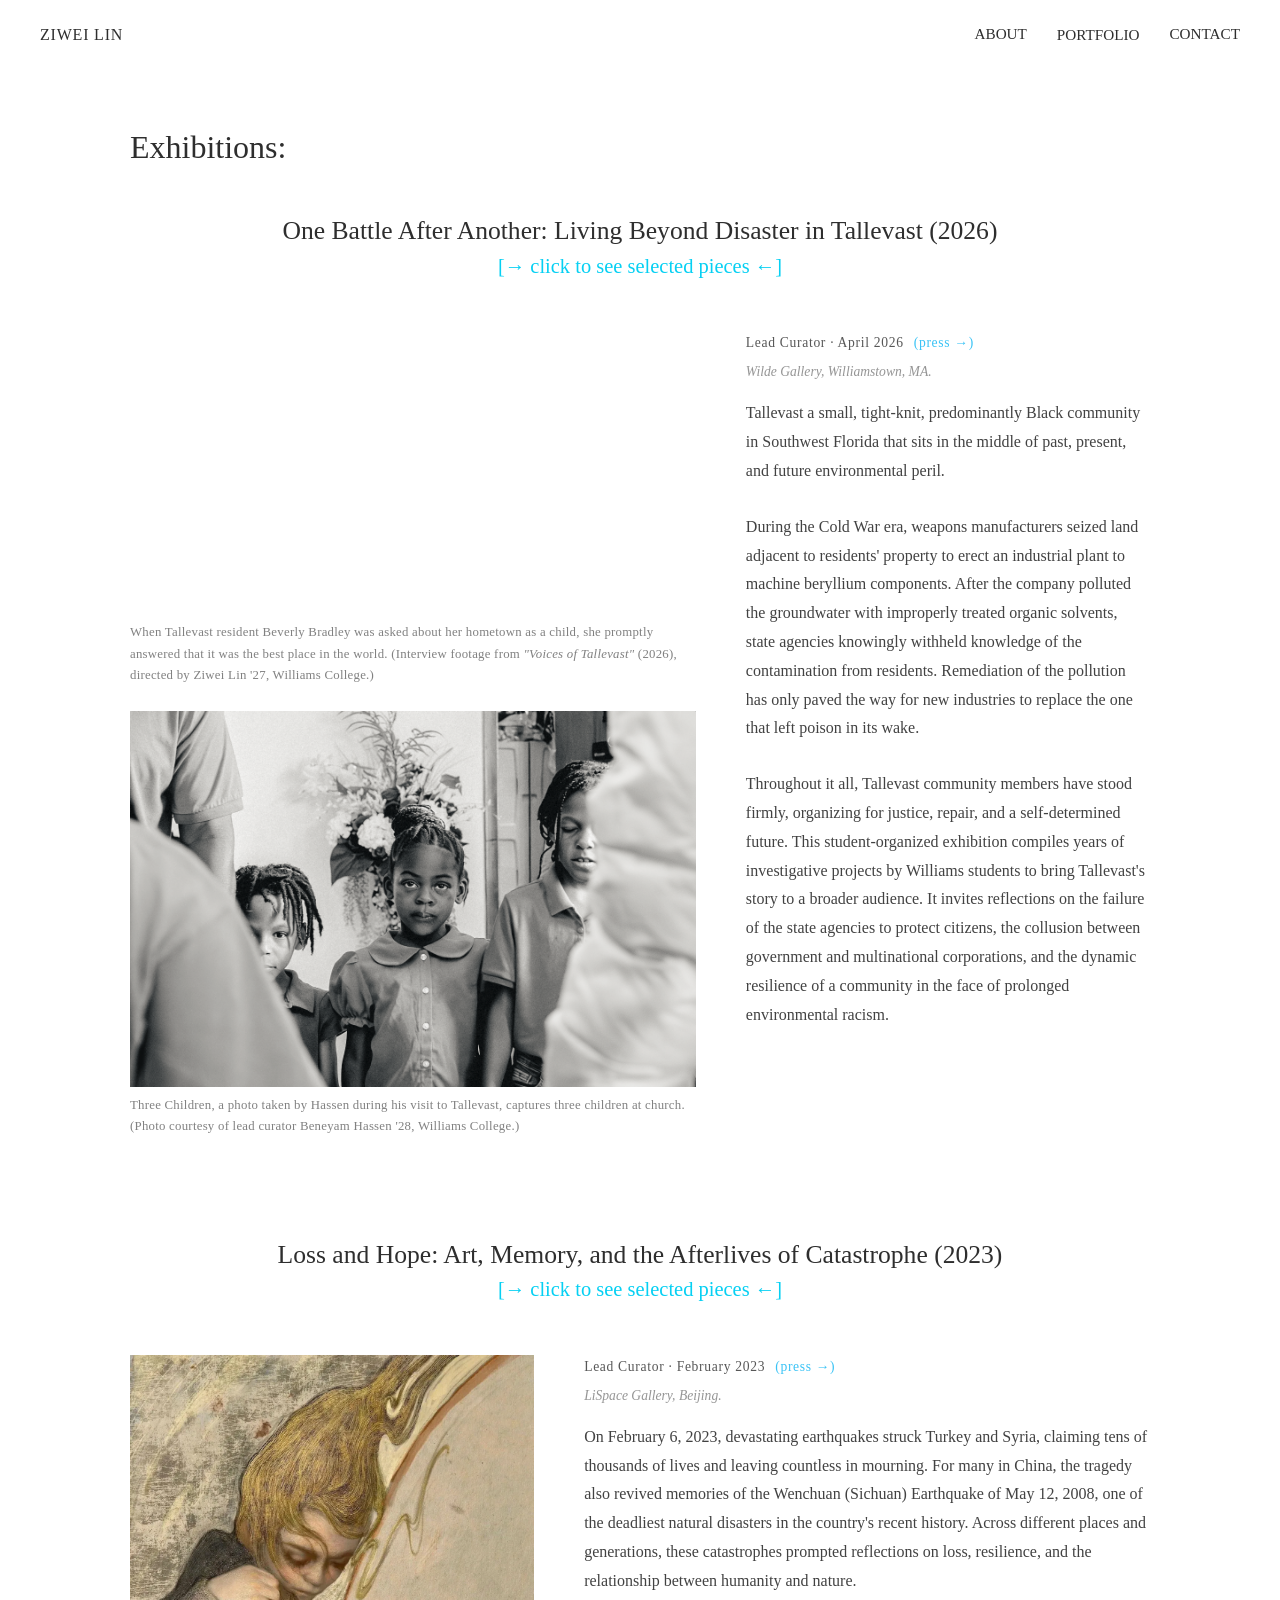
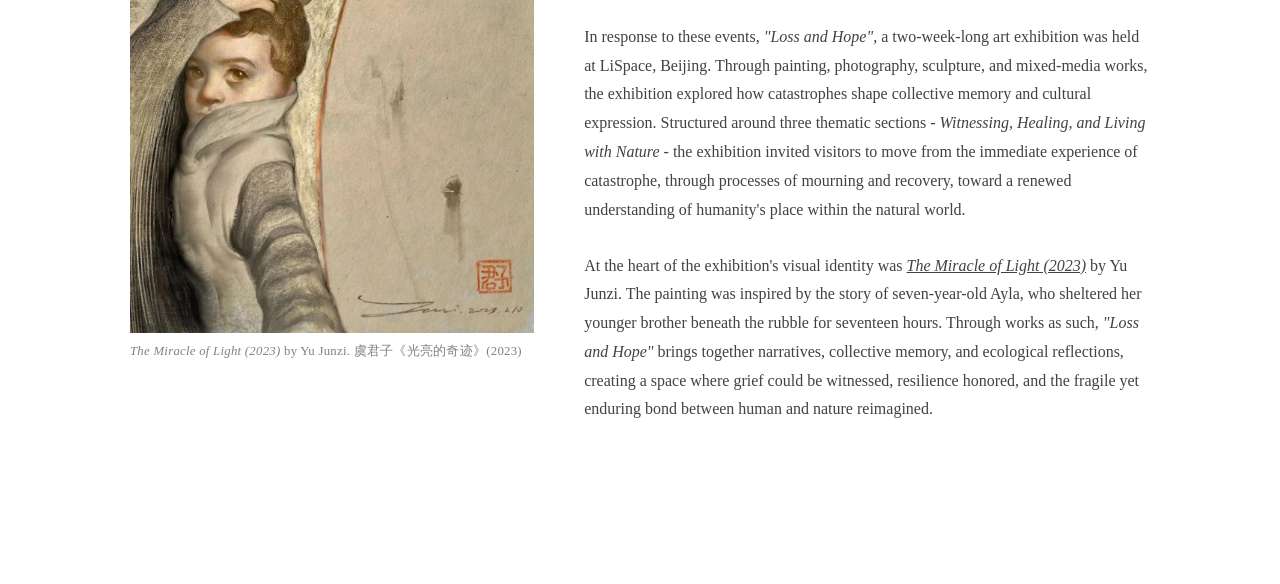
<file: pages/portfolio-exhibitions.html>
<!DOCTYPE html>
<html lang="en">

<head>

<meta charset="UTF-8">
<meta name="viewport" content="width=device-width, initial-scale=1.0">

<title>Exhibitions | Ziwei Lin</title>

<link rel="stylesheet" href="../css/variables.css">
<link rel="stylesheet" href="../css/layout.css">
<link rel="stylesheet" href="../css/portfolio-exhibitions.css">

<script defer src="https://cdn.vercel-insights.com/v1/script.js"></script>

</head>

<body>

<header class="site-header">

    <a href="../index.html" class="site-title">
        ZIWEI LIN
    </a>

    <nav class="nav-links">
        <a href="about.html">ABOUT</a>

        <div class="nav-dropdown">
            <span class="nav-dropdown-toggle"><a href="portfolio.html">PORTFOLIO</a></span>
            <div class="nav-dropdown-menu">
                <a href="portfolio-films.html">Films</a>
                <a href="portfolio-exhibitions.html">Exhibitions</a>
                <a href="portfolio-writings.html">Writings</a>
            </div>
        </div>

        <a href="contact.html">CONTACT</a>
    </nav>

</header>

<main class="container">

    <h1 class="section-title">Exhibitions:</h1>

    <div class="portfolio-exhibition-card" id="one-battle-after-another">
        <h2 class="portfolio-exhibition-title"><a href="one-battle-after-another.html">One Battle After Another: Living Beyond Disaster in Tallevast (2026)
            <br> <span style="font-size: 0.8em; color: rgb(6, 208, 243);">[→ click to see selected pieces ←]</span>
        </a></h2>

        <div class="portfolio-exhibition-media">
            <figure>
                <video
                    class="exhibition-video"
                    autoplay
                    muted
                    loop
                    playsinline>
                    <source src="../assets/videos/tallevast-best-place-in-the-world.mp4" type="video/mp4">
                </video>

                <figcaption class="portfolio-exhibition-caption">
                    When Tallevast resident Beverly Bradley was asked about her hometown as a child,
                    she promptly answered that it was the best place in the world.
                    (Interview footage from <em>"Voices of Tallevast"</em> (2026), directed by Ziwei Lin '27,
                    Williams College.)
                </figcaption>
            </figure>

            <figure>
                <img
                    src="../assets/images/tallevast-exhibition-poster.jpg"
                    alt="One Battle After Another: Living Beyond Disaster in Tallevast">

                <figcaption class="portfolio-exhibition-caption">
                    Three Children, a photo taken by Hassen during his visit to Tallevast,
                    captures three children at church.
                    (Photo courtesy of lead curator Beneyam Hassen '28, Williams College.)
                </figcaption>

            </figure>

        </div>

        <div class="portfolio-exhibition-info">
            <p class="portfolio-exhibition-meta">Lead Curator · April 2026
                <span class="portfolio-exhibition-link">
                    <a href="https://williamsrecord.com/472505/arts/student-photography-exhibition-brings-light-to-environmental-racism-in-tallevast-fla/" target="_blank" rel="noopener noreferrer">(press →)</a>
                </span>
            </p>

            <p class="portfolio-exhibition-venue">Wilde Gallery, Williamstown, MA.</p>

            <p class="portfolio-exhibition-desc">
                Tallevast a small, tight-knit, predominantly Black community in Southwest Florida that sits in the middle of past, present, and future environmental peril.
            </p>
            <br>

            <p class="portfolio-exhibition-desc">
                During the Cold War era, weapons manufacturers seized land adjacent to residents' property to erect an industrial plant to machine beryllium components. 
                After the company polluted the groundwater with improperly treated organic solvents, state agencies knowingly withheld knowledge of the contamination from residents. 
                Remediation of the pollution has only paved the way for new industries to replace the one that left poison in its wake.
            </p>
            <br>

            <p class="portfolio-exhibition-desc">
                Throughout it all, Tallevast community members have stood firmly, organizing for justice, repair, and a self-determined future. 
                This student-organized exhibition compiles years of investigative projects by Williams students to bring Tallevast's story to a broader audience. 
                It invites reflections on the failure of the state agencies to protect citizens, the collusion between government and multinational corporations, 
                and the dynamic resilience of a community in the face of prolonged environmental racism.
            </p>

        </div>
    </div>

    <div class="portfolio-exhibition-card portfolio-exhibition-card--reverse" id="loss-and-hope">

        <h2 class="portfolio-exhibition-title"><a href="loss-and-hope.html">Loss and Hope: Art, Memory, and the Afterlives of Catastrophe (2023)
            <br> <span style="font-size: 0.8em; color: rgb(6, 208, 243);">[→ click to see selected pieces ←]</span>
        </a></h2>

        <div class="portfolio-exhibition-image">
            <figure>
                <img src="../assets/images/earthquake-exhibition-poster.jpg"
                    alt="Loss and Hope">
                <figcaption class="portfolio-exhibition-caption">
                    <em>The Miracle of Light (2023)</em> by Yu Junzi. 虞君子《光亮的奇迹》(2023)
                </figcaption>
            </figure>
        </div>
        <div class="portfolio-exhibition-info">

            <p class="portfolio-exhibition-meta">Lead Curator · February 2023
                <span class="portfolio-exhibition-link">
                    <a href="https://mp.weixin.qq.com/s/W-Q9rKv29iU5dH75pe0JxQ" target="_blank" rel="noopener noreferrer">(press →)</a>
                </span>
            </p>
            <p class="portfolio-exhibition-venue">LiSpace Gallery, Beijing. </p>
            <p class="portfolio-exhibition-desc">
                On February 6, 2023, devastating earthquakes struck Turkey and Syria, claiming tens of thousands of lives and leaving countless in mourning. 
                For many in China, the tragedy also revived memories of the Wenchuan (Sichuan) Earthquake of May 12, 2008, one of the deadliest natural disasters in the country's recent history. 
                Across different places and generations, these catastrophes prompted reflections on loss, resilience, and the relationship between humanity and nature. 
            </p>
            <br>
            <p class="portfolio-exhibition-desc">
                In response to these events, <em>"Loss and Hope"</em>, a two-week-long art exhibition was held at LiSpace, Beijing. Through painting, photography, sculpture, and mixed-media works, 
                the exhibition explored how catastrophes shape collective memory and cultural expression.
                Structured around three thematic sections - <em>Witnessing, Healing, and Living with Nature</em> - the exhibition invited visitors to move from the immediate experience of catastrophe, 
                through processes of mourning and recovery, toward a renewed understanding of humanity's place within the natural world.
            </p>
            <br>
            <p class="portfolio-exhibition-desc">
                At the heart of the exhibition's visual identity was <u><em>The Miracle of Light (2023)</em></u> by Yu Junzi. The painting was inspired by the story of seven-year-old Ayla, 
                who sheltered her younger brother beneath the rubble for seventeen hours. Through works as such, <em>"Loss and Hope"</em> brings together 
                narratives, collective memory, and ecological reflections, creating a space where grief could be witnessed, resilience honored, and the fragile yet 
                enduring bond between human and nature reimagined. 
            </p>
        </div>
    </div>

</main>

</body>

</html>
</file>
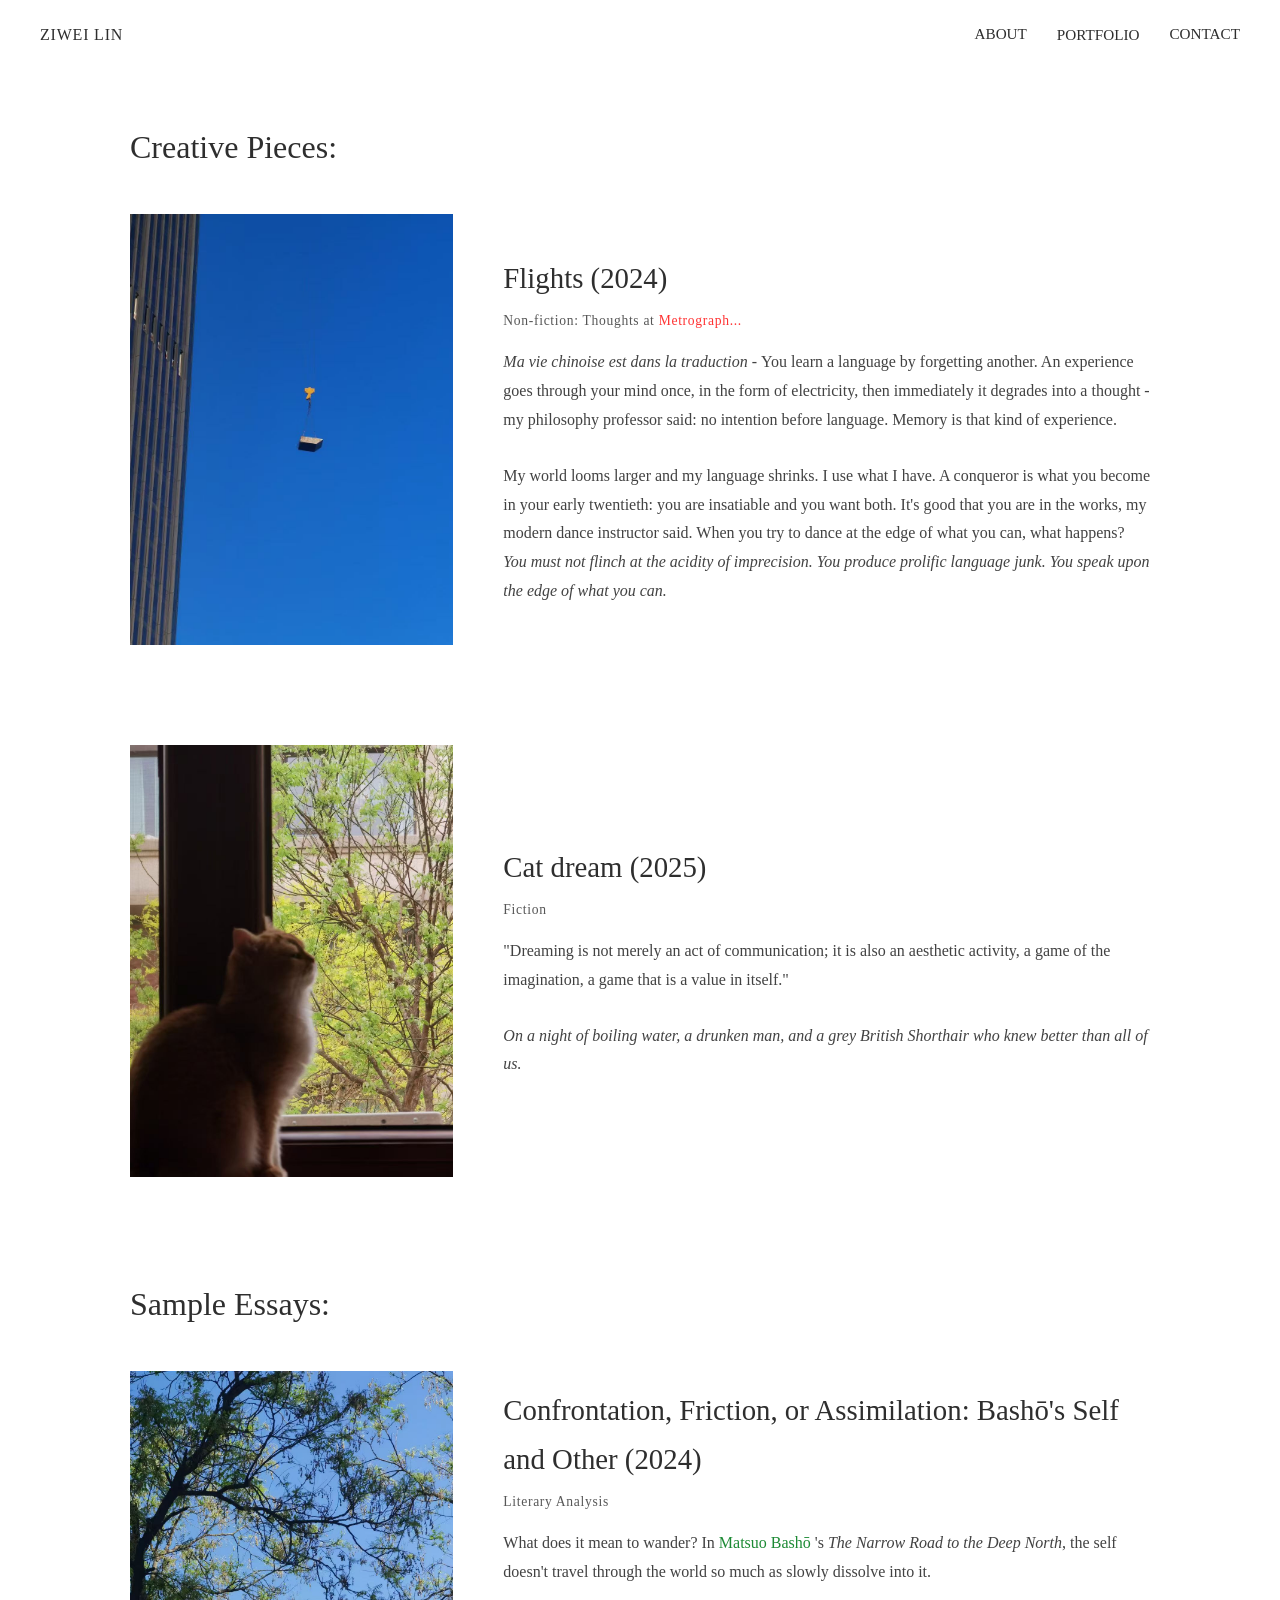
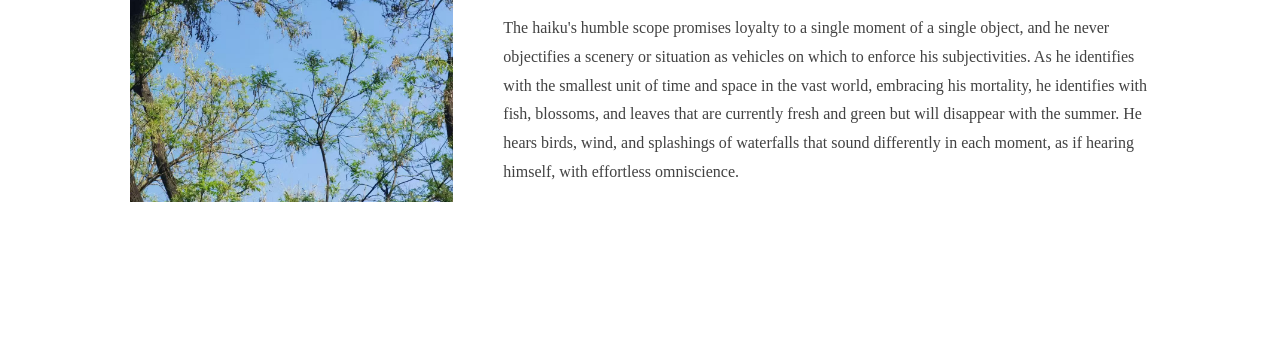
<file: pages/portfolio-writings.html>
<!DOCTYPE html>
<html lang="en">

<head>
<meta name="description" content="Writings of Ziwei Lin: fiction and nonfiction.">
<meta charset="UTF-8">
<meta name="viewport" content="width=device-width, initial-scale=1.0">

<title>Portfolio | Ziwei Lin</title>

<link rel="stylesheet" href="../css/variables.css">
<link rel="stylesheet" href="../css/layout.css">
<link rel="stylesheet" href="../css/portfolio-writings.css">

<script defer src="https://cdn.vercel-insights.com/v1/script.js"></script>

</head>

<body>

<header class="site-header">

    <a href="../index.html" class="site-title">
        ZIWEI LIN
    </a>

    <nav class="nav-links">
        <a href="about.html">ABOUT</a>

        <div class="nav-dropdown">
            <span class="nav-dropdown-toggle"> <a href="portfolio.html">PORTFOLIO</a></span>
            <div class="nav-dropdown-menu">
                <a href="portfolio-films.html">Films</a>
                <a href="portfolio-exhibitions.html">Exhibitions</a>
                <a href="portfolio-writings.html">Writings</a>
            </div>
        </div>

        <a href="contact.html">CONTACT</a>
    </nav>
</header>

<main class="container">

    <h1 class="section-title">Creative Pieces:</h1>

    <div class="portfolio-writing-card">
        <img class="portfolio-writing-image" src="../assets/images/sky.jpg" alt="Sky"></img>
        <div class="portfolio-writing-info">
            <h2 class="portfolio-writing-title"><a href="flights.html">Flights (2024)</a></h2>

            <p class="portfolio-writing-meta">Non-fiction: Thoughts at <span style="color: red;">Metrograph...</span></p>

            <p class="portfolio-writing-desc">
                <em>Ma vie chinoise est dans la traduction - </em> You learn a language by forgetting another. 
                An experience goes through your mind once, in the form of electricity, then immediately it degrades into a thought
                - my philosophy professor said: no intention before language. Memory is that kind of experience.
            </p>
            <br>
            <p class="portfolio-writing-desc">
                My world looms larger and my language shrinks. I use what I have. A conqueror is what you become in your early twentieth: you are insatiable and you want both. 
                It's good that you are in the works, my modern dance instructor said. When you try to dance at the edge of what you can, what happens?
                <em>You must not flinch at the acidity of imprecision. You produce prolific language junk. You speak upon the edge of what you can.</em>
            </p>
        </div>
    </div>


    <div class="portfolio-writing-card">
        <img class="portfolio-writing-image" src="../assets/images/cat-pic2.jpg" alt="cat-pic"></img>
        <div class="portfolio-writing-info">
            <h2 class="portfolio-writing-title"><a href="cat-dream.html">Cat dream (2025)</a></h2>

            <p class="portfolio-writing-meta">Fiction</p>
            <p class ="portfolio-writing-desc">
                "Dreaming is not merely an act of communication; it is also an aesthetic activity, a game of the imagination, a game that is a value in itself."</p>
            <br>
            <p class="portfolio-writing-desc">
                <em>On a night of boiling water, a drunken man, and a grey British Shorthair who knew better than all of us.</em>
            </p>
        </div>
    </div>

    <h1 class="section-title">Sample Essays:</h1>

    <div class="portfolio-writing-card">
        <img class="portfolio-writing-image" src="../assets/images/signature-tree4.jpg" alt="Basho"></img>
        <div class="portfolio-writing-info">
            <h2 class="portfolio-writing-title"><a href="basho.html">Confrontation, Friction, or Assimilation: Bashō's Self and Other (2024)</a></h2>

            <p class="portfolio-writing-meta">Literary Analysis</p>

            <p class="portfolio-writing-desc">
                What does it mean to wander? In <span style="font-size: 1em; color:rgb(4, 126, 31)">
                    <a href="https://www.poetryfoundation.org/poets/basho" target="_blank" rel="noopener noreferrer">Matsuo Bashō</a>
                </span>'s <em>The Narrow Road to the Deep North</em>, the self doesn't travel through the world so much as slowly dissolve into it. 
            </p>
            <br>
            <p class="portfolio-writing-desc">
                The haiku's humble scope promises loyalty to a single moment of a single object, and he never objectifies a scenery or situation 
                as vehicles on which to enforce his subjectivities. As he identifies with the smallest unit of time and space in the vast world, 
                embracing his mortality, he identifies with fish, blossoms, and leaves that are currently fresh and green but will disappear with the summer. 
                He hears birds, wind, and splashings of waterfalls that sound differently in each moment, as if hearing himself, with effortless omniscience. 
            </p>
        </div>
    </div>

</main>

</body>

</html>
</file>
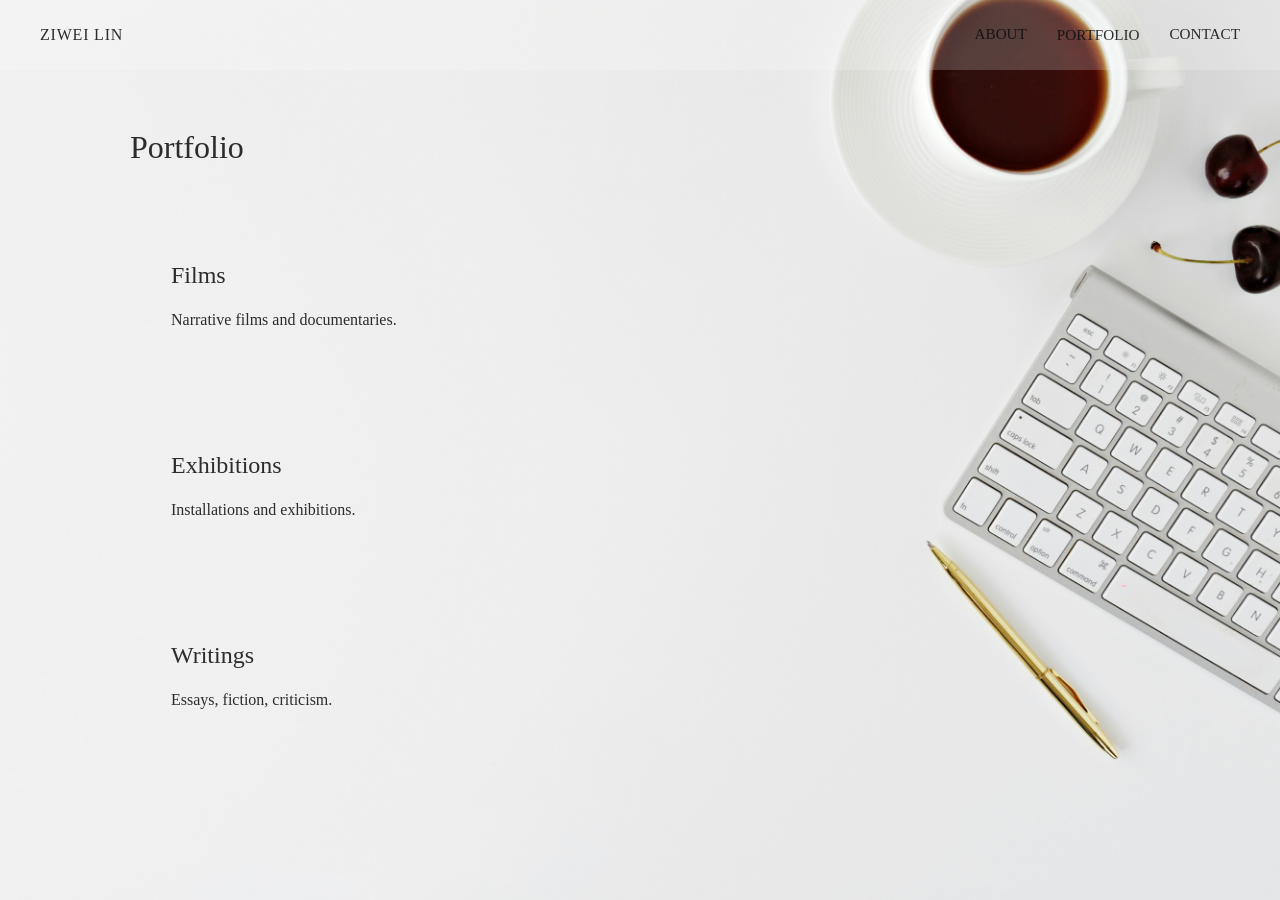
<file: pages/portfolio.html>
<!DOCTYPE html>
<html lang="en">

<head>
<meta name="description" content="Selected Works of Ziwei Lin: films, writings, exhibitions.">
<meta charset="UTF-8">
<meta name="viewport" content="width=device-width, initial-scale=1.0">

<title>Portfolio | Ziwei Lin</title>

<link rel="stylesheet" href="../css/variables.css">
<link rel="stylesheet" href="../css/layout.css">
<link rel="stylesheet" href="../css/portfolio.css">

<script defer src="https://cdn.vercel-insights.com/v1/script.js"></script>

</head>

<body>

<header class="site-header">

    <a href="../index.html" class="site-title"> ZIWEI LIN </a>

    <nav class="nav-links">
        <a href="about.html">ABOUT</a>

        <div class="nav-dropdown">
            <span class="nav-dropdown-toggle"> <a href="portfolio.html">PORTFOLIO</a></span>
            <div class="nav-dropdown-menu">
                <a href="portfolio-films.html">Films</a>
                <a href="portfolio-exhibitions.html">Exhibitions</a>
                <a href="portfolio-writings.html">Writings</a>
            </div>
        </div>

        <a href="contact.html">CONTACT</a>
    </nav>

</header>

<main class="container">

    <h1 class="section-title">
        Portfolio
    </h1>

    <div class="portfolio-grid">

        <a href="portfolio-films.html" class="portfolio-card">

            <h2>Films</h2>

            <p>
                Narrative films and documentaries.
            </p>

        </a>

        <a href="portfolio-exhibitions.html" class="portfolio-card">

            <h2>Exhibitions</h2>

            <p>
                Installations and exhibitions.
            </p>

        </a>

        <a href="portfolio-writings.html" class="portfolio-card">

            <h2>Writings</h2>

            <p>
                Essays, fiction, criticism.
            </p>

        </a>

    </div>

</main>

</body>

</html>
</file>
<file: css/variables.css>
:root {

    /*--bg-color: #084b26;*/
    --bg-color:rgb(255, 255, 255);

    --text-color: #0f0f0fde;

    /*--border-color: rgba(255,255,255,.15);*/
    --border-color: rgba(0,0,0,0);

    --font-main: 'Georgia';

    --content-width: 1100px;

}
</file>
<file: css/layout.css>
* {
    margin: 0;
    padding: 0;
    box-sizing: border-box;
}

html {
    scroll-behavior: smooth;
}

body {
    background: var(--bg-color);
    color: var(--text-color);
    font-family: var(--font-main);
    min-height: 100vh;
    line-height: 1.7;
}

/*body {
    background: var(--bg-color);
    color: var(--text-color);
    font-family: var(--font-main);
    min-height: 100vh;
    line-height: 1.7;
    background-image: url('../assets/images/leone-venter-VieM9BdZKFo-unsplash.jpg');
    background-size: cover;
    background-position: center;
    background-attachment: fixed;
    background-repeat: no-repeat;
}*/

a {
    color: inherit;
    text-decoration: none;
}

.site-header {
    position: fixed;
    top: 0;
    left: 0;
    right: 0;

    height: 70px;
    background: var(--bg-color);
    /*background: rgba(255, 255, 255, 0.2);*/
    border-bottom: 1px solid var(--border-color);
    display: flex;

    justify-content: space-between;
    align-items: center;
    padding: 0 40px;
    z-index: 1000;
}

.site-title {
    font-weight: normal;
    letter-spacing: 0.05em;
}

.nav-links {
    display: flex;
    gap: 30px;
}

.nav-links a {
    font-size: 0.95rem;
}

.nav-dropdown {
    position: relative;
    cursor: pointer;
}

.nav-dropdown-toggle {
    font-size: 0.95rem;
}

.nav-dropdown-menu {
    display: none;
    position: absolute;
    top: 100%;
    left: 0;
    background: var(--bg-color);
    border: 1px solid var(--border-color);
    padding: 10px 0;
    min-width: 180px;
    z-index: 1001;
}

.nav-dropdown-menu a {
    display: block;
    padding: 8px 20px;
    font-size: 0.85rem;
    white-space: nowrap;
}

.nav-dropdown-menu a:hover {
    opacity: 0.6;
}

.nav-dropdown:hover .nav-dropdown-menu {
    display: block;
}

.container {
    max-width: var(--content-width);
    margin: 0 auto;
    padding: 120px 40px 60px;
}

.section-title {
    margin-bottom: 40px;
    font-size: 2rem;
    font-weight: normal;
}

img {
    display: block;
    max-width: 100%;
}

a {
    text-decoration: none;
    color: inherit;
    transition: color 0.2s ease;
}

a:hover {
    color: #0896eeda;
}

@media (max-width: 900px) {

    .site-header {
        padding: 0 20px;
    }

    .container {
        padding: 100px 20px 40px;
    }

}
</file>
<file: css/home.css>
.home {
    min-height: calc(100vh - 70px);
    display: grid;
    grid-template-columns: 1fr 1.6fr;
    gap: 80px;
    align-items: center;
}

.home-content {
    max-width: 700px;
}

.home-name {
    font-size: clamp(4rem, 4vw, 5rem);
    font-weight: normal;
    margin-bottom: 20px;
}

.home-subtitle {
    font-size: 1.2rem;
    opacity: 0.9;
}

.home-image img {
    width: 100%;
    max-width: 900px;
    height: auto;
    display: block;
}

@media (max-width: 900px) {

    .home {
        grid-template-columns: 1fr;
        gap: 40px;
    }

    .home-name {
        font-size: 4rem;
    }
}
</file>
<file: css/about.css>
.about-grid {
    display: grid;
    grid-template-columns: 1fr 1fr;
    gap: 60px;
    align-items: start;
}

.about-text p {
    margin-bottom: 20px;
}

.about-image img {
    width: 120%;
    height: auto;
    object-fit: cover;
}

.about-other-pic img {
    width: 100%;
    height: auto;
    object-fit: cover;
}

@media (max-width: 900px) {
    .about-grid {
        grid-template-columns: 1fr;
    }

}
</file>
<file: css/basho.css>
.essay-header {
    max-width: 680px;
    margin-bottom: 60px;
    padding-bottom: 40px;
    border-bottom: 1px solid var(--border-color);
}

.essay-meta {
    font-size: 0.85rem;
    opacity: 0.5;
    letter-spacing: 0.05em;
    margin-bottom: 20px;
}

.essay-title {
    font-size: clamp(1.6rem, 3vw, 2.4rem);
    font-weight: normal;
    line-height: 1.3;
    margin-bottom: 16px;
    font-family: Georgia, 'Times New Roman', Times, serif;
}

.essay-author {
    font-size: 0.95rem;
    opacity: 0.6;
}

.essay-layout {
    display: grid;
    grid-template-columns: 1fr 220px;
    gap: 60px;
    align-items: start;
}

.essay-body {
    max-width: 680px;
}

.essay-haiku-sidebar {
    position: sticky;
    top: 100px;
    display: flex;
    flex-direction: column;
    gap: 50px;
}

.haiku-block {
    border-left: 1px solid var(--border-color);
    padding-left: 20px;
}

.haiku-label {
    font-size: 0.72rem;
    letter-spacing: 0.1em;
    opacity: 0.4;
    margin-bottom: 10px;
    text-transform: uppercase;
}

.haiku-text {
    font-family: 'Shippori Mincho', Georgia, serif;
    font-size: 1.1rem;
    line-height: 1.2;
    font-style: normal;
    margin: 0;
    opacity: 0.9;
    color: rgb(11, 143, 39);
}

.haiku-japanese {
    margin-top: 10px;
    opacity: 0.6;
    font-size: 0.9rem;
    letter-spacing: 0.05em;
}

.haiku-text a {
    color: inherit;
    text-decoration: underline;
    text-underline-offset: 3px;
    opacity: 0.7;
}

.haiku-text a:hover {
    opacity: 1;
}

@media (max-width: 1100px) {
    .essay-layout {
        grid-template-columns: 1fr;
    }

    .essay-haiku-sidebar {
        position: static;
        flex-direction: row;
        flex-wrap: wrap;
        gap: 30px;
        padding-top: 40px;
        border-top: 1px solid var(--border-color);
    }

    .haiku-block {
        min-width: 200px;
    }
}

.essay-body p {
    margin-bottom: 28px;
    font-size: 1rem;
    line-height: 1.9;
    text-indent: 2em;
}

.essay-body p:first-child {
    text-indent: 0;
}

.essay-body em {
    font-style: italic;
}

.essay-footnote-ref {
    font-size: 0.75em;
    vertical-align: super;
    color: inherit;
    opacity: 0.6;
}

.essay-footnote-ref:hover {
    opacity: 1;
}

.essay-works-cited {
    margin-top: 60px;
    padding-top: 40px;
    border-top: 1px solid var(--border-color);
}

.essay-works-cited-title {
    font-size: 1rem;
    font-weight: normal;
    letter-spacing: 0.08em;
    margin-bottom: 16px;
    opacity: 0.5;
}

.essay-works-cited p {
    text-indent: 0;
    font-size: 0.95rem;
}

.essay-footnotes {
    margin-top: 40px;
    padding-top: 24px;
    border-top: 1px solid var(--border-color);
}

.essay-footnotes p {
    font-size: 0.85rem;
    opacity: 0.7;
    text-indent: 0;
    line-height: 1.7;
}

@media (max-width: 900px) {

    .essay-title {
        font-size: 1.5rem;
    }

    .essay-body p {
        text-indent: 0;
    }

}
</file>
<file: css/cat-dream.css>
/* masthead */
.cd-masthead {
    max-width: 720px;
    margin: 0 auto 24px auto;
    display: flex;
    flex-direction: column;
    gap: 10px;
}

.cd-masthead-rule {
    width: 100%;
    height: 1px;
    background: var(--text-color);
    opacity: 0.15;
}

.cd-rule-heavy {
    height: 2px;
    opacity: 0.7;
    max-width: 720px;
    margin: 0 auto 40px auto;
}

.cd-masthead-meta {
    display: flex;
    justify-content: center;
    gap: 10px;
    font-size: 0.7rem;
    letter-spacing: 0.18em;
    text-transform: uppercase;
    opacity: 0.45;
}

.cd-masthead-dot {
    opacity: 0.3;
}

/* headline */
.cd-headline-block {
    max-width: 720px;
    margin: 0 auto 20px auto;
    text-align: center;
    position: relative;
}

.cd-title-sticker {
    position: absolute;
    top: 90%;
    left: 50%;
    transform: translate(-50%, -50%) rotate(-75deg);
    width: 700px;
    opacity: 0.5;
    pointer-events: none;
    z-index: 0;
}

.cd-title,
.cd-deck {
    position: relative;
    z-index: 1;
}

.cd-title {
    font-family: 'Playfair Display', Georgia, serif;
    font-size: clamp(3.5rem, 8vw, 6rem);
    font-weight: 700;
    line-height: 1;
    letter-spacing: -0.02em;
    margin-bottom: 20px;
}

.cd-deck {
    font-family: 'IM Fell English', Georgia, serif;
    font-style: italic;
    font-size: 1.2rem;
    line-height: 1.6;
    opacity: 0.6;
    max-width: 520px;
    margin: 0 auto;
}

/* body */
.cd-body {
    max-width: 620px;
    margin: 0 auto;
    font-family: 'IM Fell English', Georgia, serif;
    font-size: 1.2rem;
    line-height: 1.85;
    text-align: justify;
}

.cd-body p {
    margin-bottom: 1.4em;
    text-indent: 1.8em;
}

.cd-dropcap {
    text-indent: 0 !important;
}

.cd-dropcap::first-letter {
    font-family: 'Playfair Display', Georgia, serif;
    font-size: 4.5em;
    font-weight: 700;
    float: left;
    line-height: 0.72;
    margin-right: 6px;
    margin-top: 8px;
}

@media (max-width: 900px) {
    .cd-body {
        text-align: left;
    }

    .cd-body p {
        text-indent: 0;
    }

    .cd-title {
        font-size: 3rem;
    }
}
</file>
<file: css/contact.css>
.contact-page {
    max-width: 1400px;
    margin: 0 auto;

    display: grid;
    grid-template-columns: 40% 60%;
    gap: 80px;

    padding: 120px 120px;
}

.contact-image {
    position: sticky;
    top: 150px;
    align-self: start;
}

.contact-image img {
    width: 100%;
    height: auto;
    display: block;
}


.contact-content {
    max-width: 700px;

    display: flex;
    flex-direction: column;

    padding-top: 10px;
}


.contact-row {
    display: flex;
    align-items: baseline;
    gap: 16px;

    margin-bottom: 26px;
}


.contact-row-icons {
    display: flex;
    gap: 10px;
    flex-shrink: 0;
}

.contact-line {
    font-size: 1.7rem;
    line-height: 1.2;
    margin: 0;
}

.contact-line--small {
    font-size: 1.15rem;
    opacity: 0.6;
}

.contact-tag {
    font-size: 0.8em;
    opacity: 0.8;
    letter-spacing: 0.02em;
    color: rgb(17, 156, 58);
}

.contact-tagline {
    margin-top: 30px;

    font-size: 2rem;
    line-height: 1.2;
}

.contact-icon {
    width: 30px;
    height: 30px;
    opacity: 0.8;
}

.contact-icon:hover {
    opacity: 1;
}


.contact-icon img {
    width: 100%;
    height: 100%;
    object-fit: contain;
}

@media (max-width: 900px) {
    .contact-page {
        grid-template-columns: 1fr;
    }

    .contact-image {
        position: relative;
        width: 100%;
        height: 40vh;
    }

    .contact-content {
        grid-column: 1;
        padding: 40px 20px;
    }

    .contact-line {
        font-size: 1.1rem;
    }

    .contact-tagline {
        font-size: 1.1rem;
    }
}
</file>
<file: css/flights.css>
body {
    position: relative;
}

.container {
    position: relative;
    z-index: 1;
}

.site-header {
    position: relative;
    z-index: 2;
}

/* fonts */
.article-title,
.article-inset-title {
    font-family: 'Playfair Display', Georgia, serif;
}

.article-body,
.article-byline,
.article-rubric {
    font-family: 'Source Serif 4', Georgia, serif;
}

/* header */
.article-header {
    max-width: 680px;
    margin: 0 auto 60px auto;
    text-align: center;
}

.article-rubric {
    font-size: 0.75rem;
    letter-spacing: 0.2em;
    text-transform: uppercase;
    opacity: 0.4;
    margin-bottom: 20px;
}

.article-title {
    font-size: clamp(2.8rem, 6vw, 4.5rem);
    font-weight: 600;
    line-height: 1.1;
    margin-bottom: 20px;
    letter-spacing: -0.01em;
}

.article-byline {
    font-size: 0.85rem;
    opacity: 0.5;
    display: flex;
    justify-content: center;
    align-items: center;
    gap: 10px;
    margin-bottom: 30px;
}

.article-byline-divider {
    opacity: 0.4;
}

.article-rule {
    width: 40px;
    height: 1px;
    background: var(--text-color);
    opacity: 0.2;
    margin: 0 auto;
}

/* body */
.article-body {
    max-width: 640px;
    margin: 0 auto;
    font-size: 1.05rem;
    line-height: 1.85;
    text-align: justify;
}

.article-body p {
    margin-bottom: 1.5em;
    text-indent: 2em;
}

.article-body p + p {
    margin-top: 0;
}

/* drop cap on first paragraph */
.article-dropcap {
    text-indent: 0 !important;
}

.article-dropcap::first-letter {
    font-family: 'Playfair Display', Georgia, serif;
    font-size: 4.2em;
    font-weight: 600;
    float: left;
    line-height: 0.75;
    margin-right: 8px;
    margin-top: 6px;
}

/* section break */
.article-section-break {
    text-align: center;
    font-size: 1rem;
    opacity: 0.25;
    margin: 40px 0;
    letter-spacing: 0.4em;
}

/* dream intro line */
.article-dream-intro {
    text-indent: 0 !important;
    font-style: italic;
    opacity: 0.6;
    font-size: 1.1rem;
    margin-bottom: 4px !important;
}

/* french inset block */
.article-inset {
    border-top: 1px solid var(--border-color);
    border-bottom: 1px solid var(--border-color);
    padding: 30px 0;
    margin: 36px 0;
}

.article-inset-title {
    font-size: 1.1rem;
    font-weight: 600;
    margin-bottom: 20px;
    text-indent: 0;
    text-align: center;
    letter-spacing: 0.02em;
}

.article-inset-line-fr {
    font-style: italic;
    text-indent: 0 !important;
    margin-bottom: 4px !important;
    font-size: 0.95rem;
    line-height: 1.7;
}

.article-inset-line-en {
    text-indent: 0 !important;
    opacity: 0.6;
    font-size: 0.85rem;
    margin-bottom: 18px !important;
    line-height: 1.6;
}

.article-inset-line-en:last-child {
    margin-bottom: 0 !important;
}

/* stickers */

.margin-sticker {
    position: fixed;
    pointer-events: none;
    opacity: 0.5;
    z-index: -1;
}

.sticker-left {
    opacity: 0.5;
    width: 200px;
    left: 3vw;
    top: 10%;
    transform: rotate(-15deg);
}

.sticker-left-2 {
    opacity: 0.5;
    width: 250px;
    left: 1.5vw;
    top: 60%;
    transform: rotate(10deg);
}

.sticker-right {
    opacity: 0.5;
    width: 300px;
    right: 1vw;
    top: 20%;
    transform: rotate(6deg);
}



@media (max-width: 900px) {
    .article-title {
        font-size: 2.4rem;
    }

    .article-body {
        text-align: left;
    }

    .article-body p {
        text-indent: 0;
    }

    .article-dropcap::first-letter {
        font-size: 3.5em;
    }
}
</file>
<file: css/portfolio-exhibitions.css>
.portfolio-exhibition-card,
.portfolio-exhibition-card--reverse {
    display: grid;
    grid-template-columns: 1.4fr 1fr;
    grid-template-rows: auto 1fr;
    gap: 50px;
    align-items: start;
    margin-bottom: 100px;
}

.portfolio-exhibition-card {
    scroll-margin-top: 120px;
}

.portfolio-exhibition-card--reverse {
    grid-template-columns: 1fr 1.4fr;
}

/* reverse layout */
.portfolio-exhibition-card--reverse .portfolio-exhibition-media {
    order: 2;
}

.portfolio-exhibition-card--reverse .portfolio-exhibition-info {
    order: 1;
}

/* media column */
.portfolio-exhibition-media {
    display: flex;
    flex-direction: column;
    gap: 24px;
}

.portfolio-exhibition-media figure {
    margin: 0;
}

.portfolio-exhibition-media img,
.portfolio-exhibition-media video {
    width: 100%;
    height: auto;
    display: block;
}

.portfolio-exhibition-media video {
    cursor: pointer;
}

/* title */
.portfolio-exhibition-title {
    grid-column: 1 / -1;
    text-align: center;
    font-size: 1.6rem;
    font-weight: normal;
    font-family: Georgia, "Times New Roman", Times, serif;
    line-height: 1.3;
}

/* metadata */
.portfolio-exhibition-meta {
    font-size: 0.85rem;
    opacity: 0.8;
    margin-bottom: 6px;
    letter-spacing: 0.05em;
}

.portfolio-exhibition-link {
    font-size: 1em;
    margin-left: 6px;
}

.portfolio-exhibition-link a {
    color: #09b5f4;
    text-decoration: none;
}

.portfolio-exhibition-venue {
    font-size: 0.85rem;
    opacity: 0.5;
    margin-bottom: 16px;
    font-style: italic;
}

.portfolio-exhibition-desc {
    font-size: 1rem;
    line-height: 1.8;
    opacity: 0.9;
}

.portfolio-exhibition-caption {
    font-size: 0.8rem;
    opacity: 0.6;
    margin-top: 8px;
    letter-spacing: 0.02em;
}


/* mobile */
@media (max-width: 900px) {

    .portfolio-exhibition-card,
    .portfolio-exhibition-card--reverse {
        grid-template-columns: 1fr;
        gap: 24px;
    }

    .portfolio-exhibition-card--reverse .portfolio-exhibition-media,
    .portfolio-exhibition-card--reverse .portfolio-exhibition-info {
        order: unset;
    }
}
</file>
<file: css/portfolio-writings.css>
.portfolio-writing-card,
.portfolio-writing-card--reverse {
    display: grid;
    grid-template-columns: 0.5fr 1fr;
    gap: 50px;
    align-items: center;
    margin-bottom: 100px;
}

.portfolio-writing-card--reverse {
    grid-template-columns: 1fr 2fr;
}

.portfolio-writing-card--reverse .portfolio-writing-image {
    order: 2;
}

.portfolio-writing-card--reverse .portfolio-writing-info {
    order: 1;
}

portfolio-writing-image img {
    width: 100%;
    height: auto;
    display: block;
}

.portfolio-writing-title {
    font-size: 1.8rem;
    font-weight: normal;
    margin-bottom: 6px;
    font-family: Georgia, 'Times New Roman', Times, serif;
}

.portfolio-writing-meta {
    font-size: 0.85rem;
    opacity: 0.8;
    margin-bottom: 16px;
    letter-spacing: 0.05em;
}

.portfolio-writing-desc {
    font-size: 1rem;
    line-height: 1.8;
    opacity: 0.9;
}

@media (max-width: 900px) {

    .portfolio-writing-card,
    .portfolio-writing-card--reverse {
        grid-template-columns: 1fr;
        gap: 24px;
    }

    .portfolio-writing-card--reverse .portfolio-writing-video,
    .portfolio-writing-card--reverse .portfolio-writing-info {
        order: unset;
    }

}
</file>
<file: css/portfolio.css>
body {
    background: var(--bg-color);
    color: var(--text-color);
    font-family: var(--font-main);
    min-height: 100vh;
    line-height: 1.7;
    background-image: url('../assets/images/leone-venter-VieM9BdZKFo-unsplash.jpg');
    background-size: cover;
    background-position: center;
    background-attachment: fixed;
    background-repeat: no-repeat;
}

.site-header {
    position: fixed;
    top: 0;
    left: 0;
    right: 0;

    height: 70px;
    background: rgba(255, 255, 255, 0.2);
    border-bottom: 1px solid var(--border-color);
    display: flex;

    justify-content: space-between;
    align-items: center;
    padding: 0 40px;
    z-index: 1000;
}


.portfolio-grid {
    display: grid;
    gap: 30px;
}

.portfolio-card {
    border: 1px solid var(--border-color);
    padding: 40px;
    transition: none;
}

.portfolio-card h2 {
    margin-bottom: 10px;
    font-weight: normal;
}
</file>
